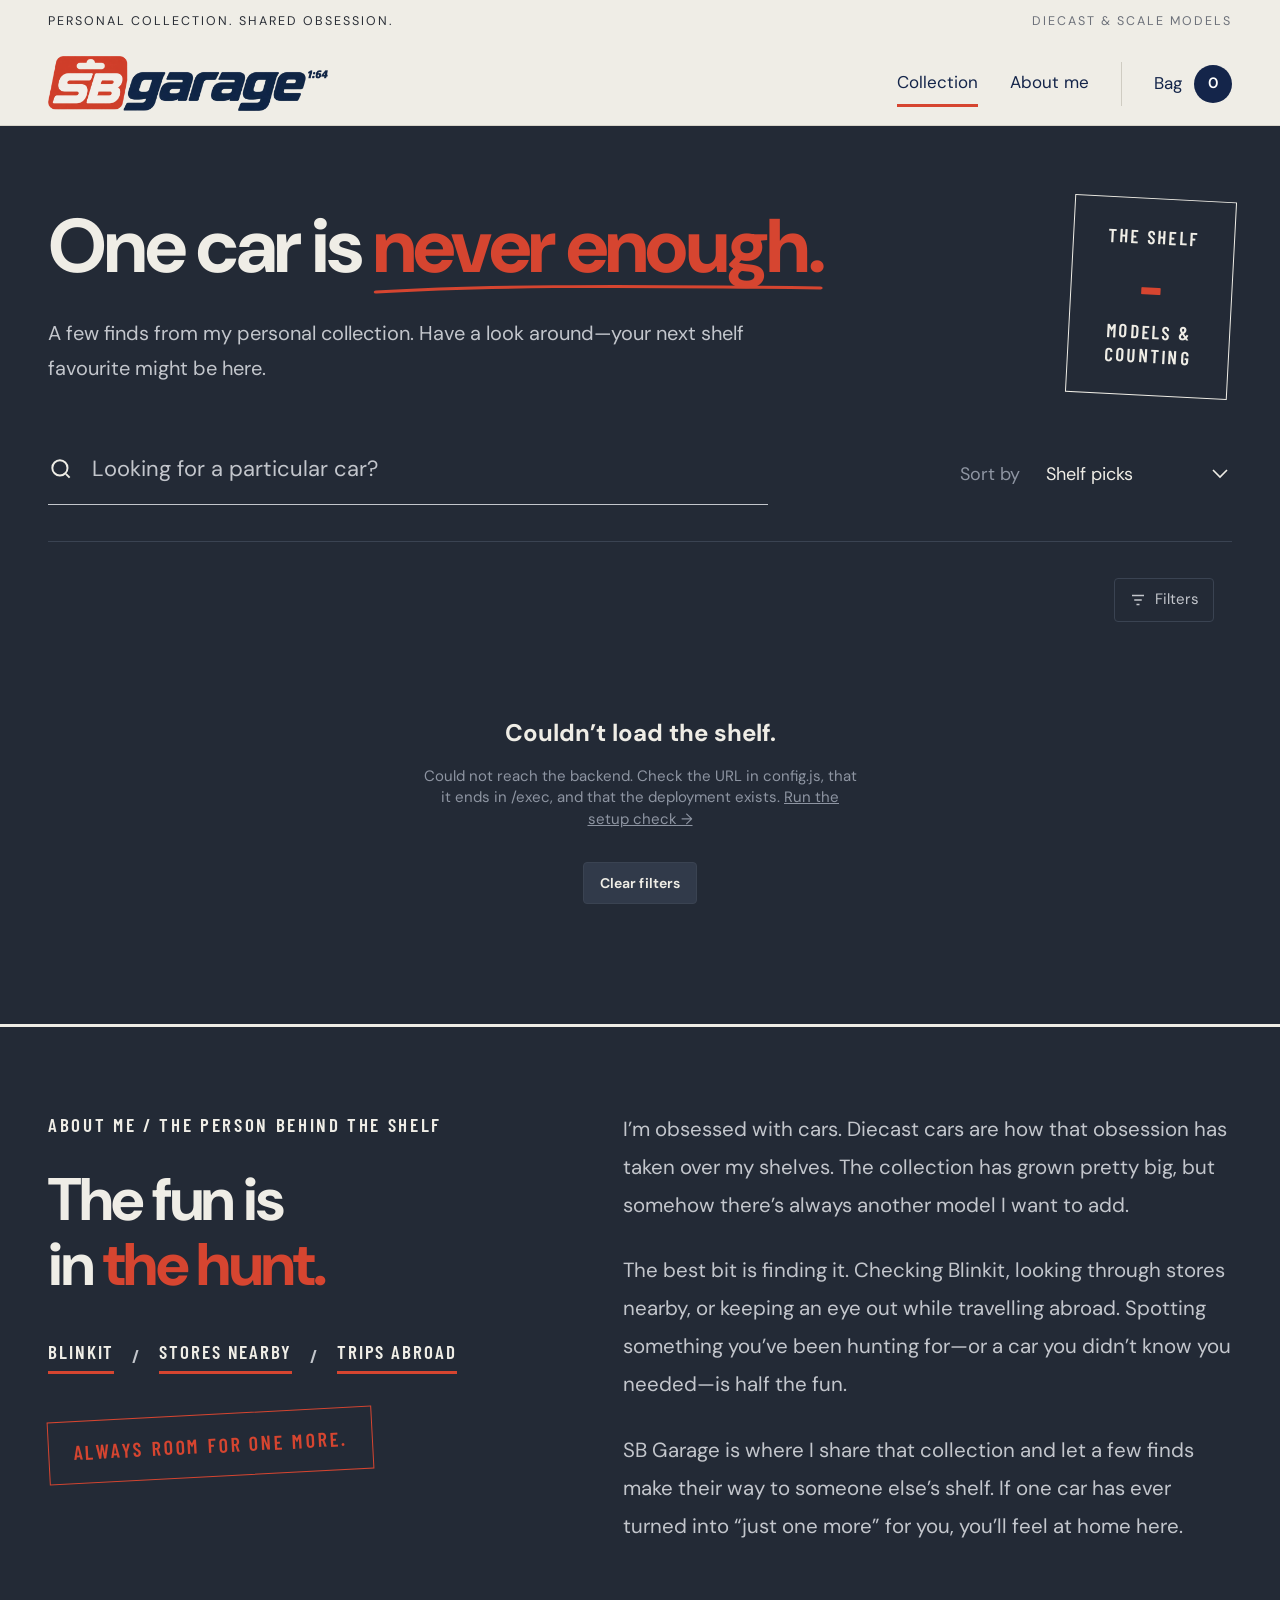
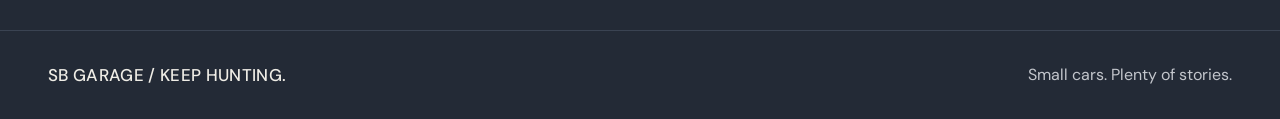
<file: index.html>
<!doctype html>
<html lang="en">
<head>
  <meta charset="utf-8">
  <title>SB's Garage</title>
  <meta http-equiv="refresh" content="0; url=site/">
  <link rel="canonical" href="site/">
  <script>location.replace('site/' + location.search + location.hash);</script>
</head>
<body><a href="site/">SB's Garage →</a></body>
</html>
</file>
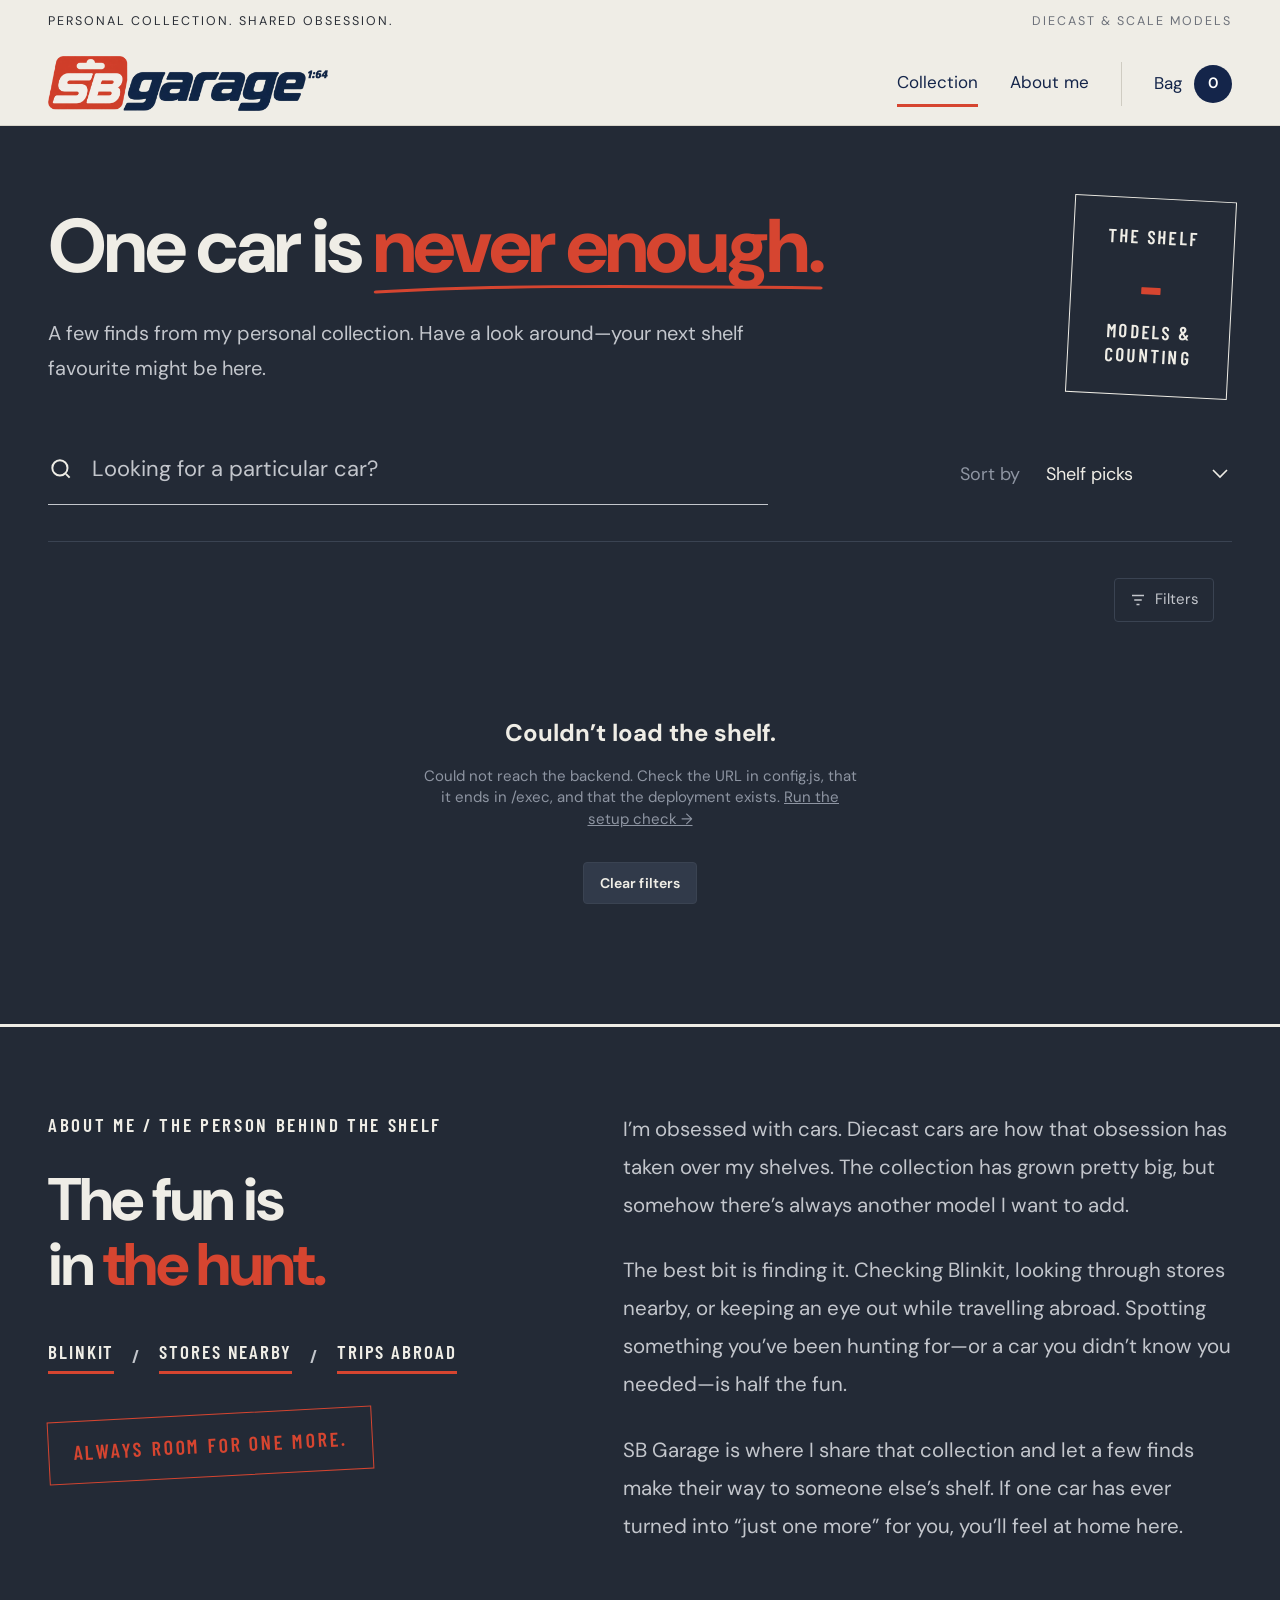
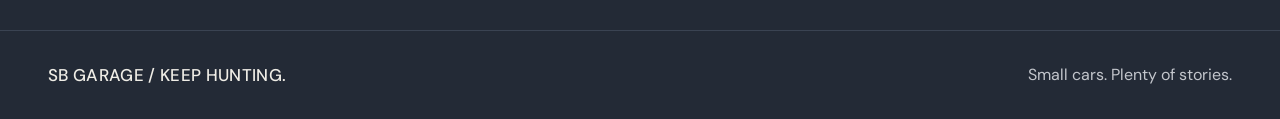
<file: site/index.html>
<!doctype html>
<html lang="en">
<head>
  <meta charset="utf-8">
  <meta name="viewport" content="width=device-width, initial-scale=1, viewport-fit=cover">
  <title>SB's Garage · Diecast Collection</title>
  <meta name="description" content="A few finds from a personal 1:64 collection. Hot Wheels, Mini GT and more: premiums, mainlines and rare finds.">
  <meta name="theme-color" content="#232a36">
  <meta property="og:title" content="SB's Garage · One car is never enough.">
  <meta property="og:description" content="A few finds from my personal collection. Your next shelf favourite might be here.">
  <meta property="og:image" content="img/logo.png">
  <link rel="icon" href="img/favicon.png">
  <link rel="preconnect" href="https://fonts.googleapis.com">
  <link rel="preconnect" href="https://fonts.gstatic.com" crossorigin>
  <link href="https://fonts.googleapis.com/css2?family=DM+Sans:opsz,wght@9..40,400..800&family=Barlow+Condensed:wght@500;600;700&display=swap" rel="stylesheet">
  <link rel="stylesheet" href="css/base.css">
  <link rel="stylesheet" href="css/store.css">
</head>
<body>
  <!-- top strip -->
  <div class="strip">
    <span>Personal collection. Shared obsession.</span>
    <span class="strip-r">Diecast &amp; scale models</span>
  </div>
  <div class="announce" id="announce" hidden></div>

  <!-- header -->
  <header class="top">
    <div class="top-inner">
      <a class="logo" href="./" aria-label="SB's Garage home"><img src="img/logo.png" alt="SB garage 1:64" width="1000" height="196"></a>
      <span class="sr" id="storeName">SB's Garage</span>
      <nav class="nav" aria-label="Main">
        <a href="#collection" class="current">Collection</a>
        <a href="#about">About me</a>
        <span class="nav-sep" aria-hidden="true"></span>
        <button class="bag" id="cartBtn" aria-label="Open bag">Bag <span class="cart-count" id="cartCount">0</span></button>
      </nav>
    </div>
  </header>

  <main>
    <!-- hero -->
    <section class="hero">
      <div class="hero-inner">
        <div class="hero-copy">
          <h1 id="tagline">One car is <span class="red">never enough.<svg class="scribble" viewBox="0 0 300 14" preserveAspectRatio="none" aria-hidden="true"><path d="M2 10 C 70 4, 150 3, 298 6"/></svg></span></h1>
          <p>A few finds from my personal collection. Have a look around—your next shelf favourite might be here.</p>
        </div>
        <div class="stamp" aria-label="Models on the shelf">
          <span class="stamp-k">The shelf</span>
          <span class="stamp-n" id="shelfCount">–</span>
          <span class="stamp-k">Models &amp; <br>counting</span>
        </div>
      </div>
    </section>

    <!-- collection -->
    <section class="collection" id="collection">
      <div class="tools">
        <label class="search">
          <span class="sr">Search cars</span>
          <svg viewBox="0 0 24 24" fill="none" stroke="currentColor" stroke-width="1.8"><circle cx="11" cy="11" r="7"/><path d="M20 20l-3.5-3.5"/></svg>
          <input id="q" type="search" placeholder="Looking for a particular car?" autocomplete="off" enterkeyhint="search">
        </label>
        <label class="sort">
          <span>Sort by</span>
          <select id="sort">
            <option value="picks">Shelf picks</option>
            <option value="new">Newest first</option>
            <option value="priceAsc">Price: low to high</option>
            <option value="priceDesc">Price: high to low</option>
            <option value="name">Name A–Z</option>
          </select>
        </label>
      </div>

      <div class="tabs-row">
        <nav class="tabs" id="quick" aria-label="Quick filters"></nav>
        <button class="more-filters" id="openFilters">
          <svg viewBox="0 0 24 24" fill="none" stroke="currentColor" stroke-width="1.8"><path d="M4 6h16M7 12h10M10 18h4"/></svg>
          Filters <span class="filter-count" id="filterCount" hidden></span>
        </button>
        <span class="result-count" id="resultCount"></span>
      </div>
      <button id="toggleSide" hidden></button>
      <div class="active" id="active"></div>

      <div class="grid" id="grid" aria-live="polite"></div>
      <div class="empty" id="empty" hidden>
        <p class="empty-title">Nothing on the shelf matches that.</p>
        <p class="muted">Try a different search or clear a filter. Looking for something specific? It might be on the shelf but not listed yet—ask on Instagram.</p>
        <button class="btn" id="emptyClear">Clear filters</button>
      </div>
      <div id="sentinel" aria-hidden="true"></div>
    </section>

    <!-- about -->
    <section class="about" id="about">
      <div class="about-inner">
        <div class="about-l">
          <p class="eyebrow">About me / The person behind the shelf</p>
          <h2>The fun is<br>in <span class="red">the hunt.</span></h2>
          <p class="hunt"><span>Blinkit</span> / <span>Stores nearby</span> / <span>Trips abroad</span></p>
          <p class="stamp-line">Always room for one more.</p>
        </div>
        <div class="about-r">
          <p>I’m obsessed with cars. Diecast cars are how that obsession has taken over my shelves. The collection has grown pretty big, but somehow there’s always another model I want to add.</p>
          <p>The best bit is finding it. Checking Blinkit, looking through stores nearby, or keeping an eye out while travelling abroad. Spotting something you’ve been hunting for—or a car you didn’t know you needed—is half the fun.</p>
          <p>SB Garage is where I share that collection and let a few finds make their way to someone else’s shelf. If one car has ever turned into “just one more” for you, you’ll feel at home here.</p>
        </div>
      </div>
    </section>
  </main>

  <!-- footer -->
  <footer class="foot">
    <div class="foot-inner">
      <strong id="footName">SB Garage / Keep hunting.</strong>
      <span class="muted">Small cars. Plenty of stories.</span>
      <a id="igLink" href="#" target="_blank" rel="noopener" hidden>Instagram</a>
    </div>
    <p class="ship-note" id="shipNote"></p>
  </footer>

  <!-- filters drawer -->
  <aside class="filters" id="filters" aria-label="Filters">
    <div class="filters-head">
      <h2>Filters</h2>
      <button class="link" id="clearAll">Clear all</button>
      <button class="icon-btn close-filters" id="closeFilters" aria-label="Close filters">
        <svg viewBox="0 0 24 24" fill="none" stroke="currentColor" stroke-width="2"><path d="M6 6l12 12M18 6L6 18"/></svg>
      </button>
    </div>
    <div class="filters-body">
      <label class="switch"><input type="checkbox" id="inStock"><span class="track"></span> In stock only</label>
      <div class="facet" id="facet-brand"></div>
      <div class="facet" id="facet-tag"></div>
      <div class="facet" id="facet-make"></div>
      <div class="facet" id="facet-cond"></div>
      <div class="facet">
        <h3>Price</h3>
        <div class="price-row">
          <input class="input" id="pmin" type="number" inputmode="numeric" min="0" placeholder="Min ₹">
          <span class="muted">to</span>
          <input class="input" id="pmax" type="number" inputmode="numeric" min="0" placeholder="Max ₹">
        </div>
      </div>
    </div>
    <div class="filters-foot">
      <button class="btn primary block" id="showResults">Show results</button>
    </div>
  </aside>

  <!-- product detail -->
  <dialog class="pdp" id="pdp" aria-label="Car details"><div class="pdp-inner" id="pdpInner"></div></dialog>

  <!-- bag -->
  <div class="scrim" id="scrim" hidden></div>
  <aside class="drawer" id="cart" aria-label="Bag" aria-hidden="true">
    <div class="drawer-head">
      <h2>Your bag</h2>
      <button class="icon-btn" id="closeCart" aria-label="Close bag">
        <svg viewBox="0 0 24 24" fill="none" stroke="currentColor" stroke-width="2"><path d="M6 6l12 12M18 6L6 18"/></svg>
      </button>
    </div>
    <div class="drawer-body" id="cartItems"></div>
    <div class="cart-done" id="cartDone" hidden></div>
    <div class="drawer-foot" id="cartFoot">
      <div class="sum-row"><span>Subtotal</span><strong id="cartTotal">₹0</strong></div>
      <p class="ship" id="cartShip"></p>
      <div class="buyer">
        <input class="input" id="buyerName" placeholder="Your name *" autocomplete="name">
        <input class="input" id="buyerContact" placeholder="Phone or Instagram *" autocomplete="tel">
        <input class="input" id="buyerCity" placeholder="City / pincode" autocomplete="postal-code">
        <input class="input" id="buyerNote" placeholder="Note (optional)">
      </div>
      <button class="btn primary block" id="checkout">Send order request</button>
      <p class="fine muted">No payment now. I'll contact you to confirm availability, shipping and payment.</p>
    </div>
  </aside>

  <div class="toast" id="toast" role="status"></div>

  <script src="config.js"></script>
  <script src="js/common.js"></script>
  <script src="js/store.js"></script>
</body>
</html>
</file>
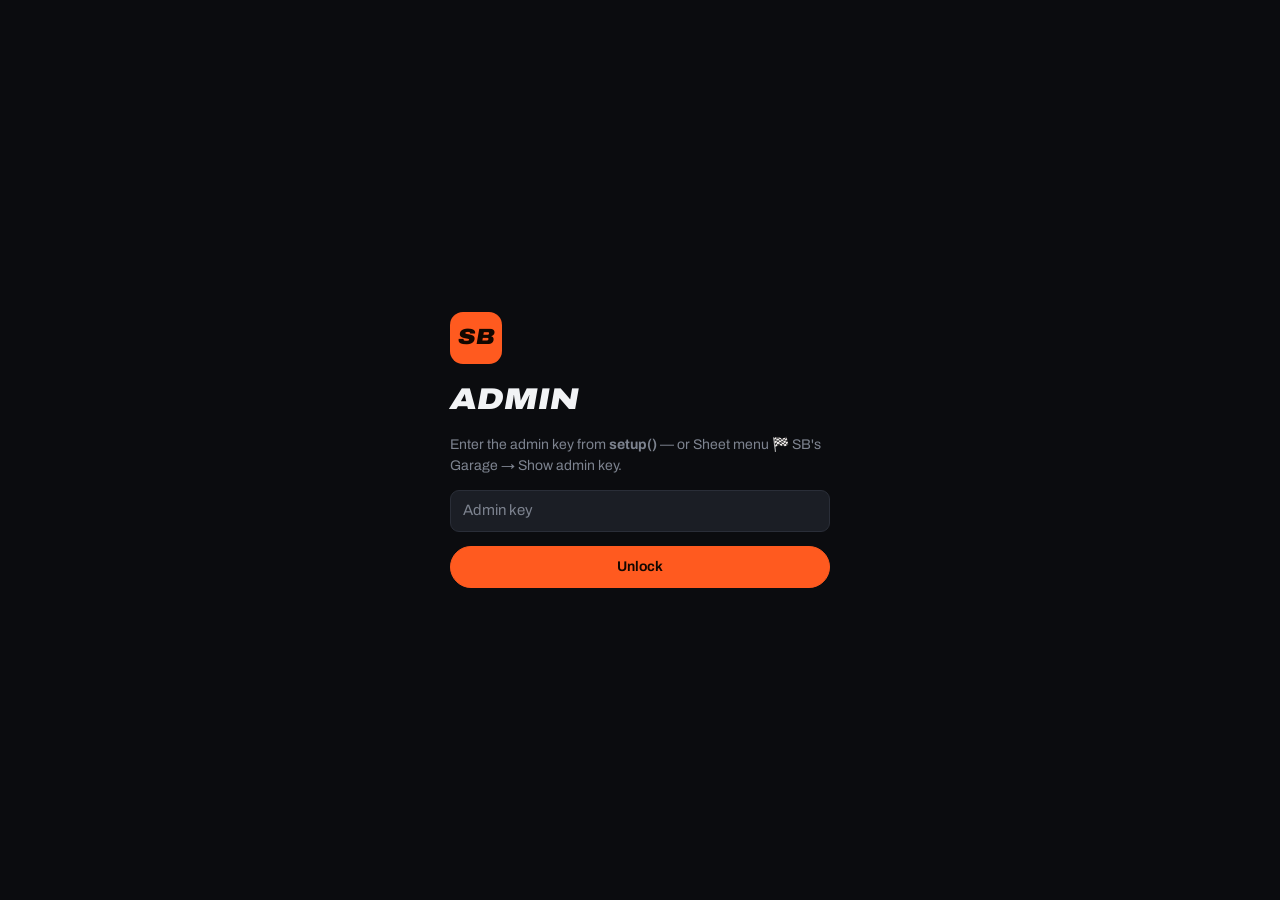
<file: site/admin.html>
<!doctype html>
<html lang="en">
<head>
  <meta charset="utf-8">
  <meta name="viewport" content="width=device-width, initial-scale=1, viewport-fit=cover">
  <title>SB's Garage · Admin</title>
  <meta name="robots" content="noindex, nofollow">
  <meta name="theme-color" content="#0b0c0f">
  <link rel="icon" href="data:image/svg+xml,%3Csvg xmlns='http://www.w3.org/2000/svg' viewBox='0 0 64 64'%3E%3Crect width='64' height='64' rx='14' fill='%23f2f3f5'/%3E%3Ctext x='32' y='42' font-family='Arial Black,Arial' font-weight='900' font-style='italic' font-size='24' text-anchor='middle' fill='%23ff5a1f'%3ESB%3C/text%3E%3C/svg%3E">
  <link rel="preconnect" href="https://fonts.googleapis.com">
  <link rel="preconnect" href="https://fonts.gstatic.com" crossorigin>
  <link href="https://fonts.googleapis.com/css2?family=Archivo:ital,wdth,wght@0,62..125,400..900;1,62..125,400..900&display=swap" rel="stylesheet">
  <link rel="stylesheet" href="css/base.css">
  <link rel="stylesheet" href="css/admin.css">
</head>
<body>
  <!-- login -->
  <section class="login" id="login">
    <form class="login-card" id="loginForm">
      <div class="logo-mark">SB</div>
      <h1>Admin</h1>
      <p class="muted">Enter the admin key from <b>setup()</b> — or Sheet menu 🏁 SB's Garage → Show admin key.</p>
      <input class="input" id="keyInput" type="password" placeholder="Admin key" autocomplete="current-password" required>
      <button class="btn primary block" id="loginBtn">Unlock</button>
      <p class="err" id="loginErr" hidden></p>
    </form>
  </section>

  <div class="app" id="app" hidden>
    <header class="a-top">
      <div class="a-brand"><span class="logo-mark sm">SB</span><span id="aStore">Admin</span></div>
      <nav class="tabs" id="tabs">
        <button data-tab="add" aria-selected="true"><svg viewBox="0 0 24 24" fill="none" stroke="currentColor" stroke-width="2"><path d="M12 5v14M5 12h14"/></svg><span>Add</span></button>
        <button data-tab="stock"><svg viewBox="0 0 24 24" fill="none" stroke="currentColor" stroke-width="2"><rect x="3" y="4" width="18" height="16" rx="2"/><path d="M3 10h18M9 4v16"/></svg><span>Stock</span><i class="dot" id="stockDot" hidden></i></button>
        <button data-tab="sales"><svg viewBox="0 0 24 24" fill="none" stroke="currentColor" stroke-width="2"><path d="M7 4h10M7 9h10M10 14l6 6M7 14h3a5 5 0 0 0 0-10"/></svg><span>Sales</span></button>
        <button data-tab="enq"><svg viewBox="0 0 24 24" fill="none" stroke="currentColor" stroke-width="2"><path d="M21 12a8.5 8.5 0 0 1-12.6 7.4L3 21l1.6-5.2A8.5 8.5 0 1 1 21 12z"/></svg><span>Enquiries</span><i class="dot" id="enqDot" hidden></i></button>
        <button data-tab="stats"><svg viewBox="0 0 24 24" fill="none" stroke="currentColor" stroke-width="2"><path d="M4 20V10M10 20V4M16 20v-7M22 20H2"/></svg><span>Stats</span></button>
      </nav>
      <div class="a-actions">
        <a class="btn small ghost" href="./" target="_blank" rel="noopener">View store ↗</a>
        <button class="icon-btn" id="reload" aria-label="Reload data"><svg viewBox="0 0 24 24" fill="none" stroke="currentColor" stroke-width="2"><path d="M20 11a8 8 0 1 0-2.3 5.7M20 4v7h-7"/></svg></button>
      </div>
    </header>

    <main class="a-main">
      <!-- ADD / EDIT -->
      <section class="panel" data-panel="add">
        <div class="panel-head">
          <h2 id="formTitle">Add a car</h2>
          <div class="seg" id="addMode" role="group" aria-label="Add mode">
            <button type="button" data-mode="one" aria-pressed="true">One car</button>
            <button type="button" data-mode="bulk" aria-pressed="false">Bulk upload</button>
          </div>
          <button class="btn small" id="cancelEdit" hidden>Cancel edit</button>
        </div>

        <!-- BULK -->
        <div class="bulk" id="bulkBox" hidden>
          <label class="drop bulk-drop" id="bulkDrop">
            <input type="file" id="bulkInput" accept="image/*" multiple hidden>
            <span class="drop-empty">
              <svg viewBox="0 0 24 24" fill="none" stroke="currentColor" stroke-width="1.6"><rect x="3" y="6" width="14" height="14" rx="2"/><path d="M7 3h12a2 2 0 0 1 2 2v12"/><path d="M3 16l4-4 3 3 3-3 4 4"/></svg>
              <b>Select photos — as many as you like</b><span>Or drag photos here. Each car becomes a draft row in your sheet. Add price & qty later.</span>
            </span>
          </label>
          <div class="bulk-pick">
            <button type="button" class="btn small" id="bulkMore" hidden>+ Add more photos</button>
            <label class="btn small ghost folder-pick">Pick a whole folder<input type="file" id="bulkFolder" accept="image/*" webkitdirectory directory multiple hidden></label>
            <span class="muted small" id="bulkCount"></span>
          </div>
          <div class="bulk-opts" id="bulkOpts" hidden>
            <label class="field">Photos per car
              <select class="select input" id="bulkPer"><option value="1">1 photo = 1 car</option><option value="2">2 photos = 1 car (front + back)</option><option value="3">3 photos = 1 car</option></select>
            </label>
            <label class="field">Brand <span class="hint">if all the same</span><input class="input" id="bulkBrand" list="dlBrands" placeholder="Leave blank if mixed"></label>
            <label class="field">Series <span class="hint">optional</span><input class="input" id="bulkSeries" list="dlSeries"></label>
            <label class="field">Condition<select class="select input" id="bulkCond"></select></label>
            <label class="field">Qty each<input class="input" id="bulkQty" type="number" inputmode="numeric" min="0" value="1"></label>
            <label class="field">Price each ₹ <span class="hint">blank = draft</span><input class="input" id="bulkPrice" type="number" inputmode="numeric" min="0" placeholder="e.g. 199 for all mainlines"></label>
            <div class="field span3">Tags for all <span class="hint">optional</span><div class="tag-picker" id="bulkTags"></div></div>
            <label class="check span3" id="bulkAiRow"><input type="checkbox" id="bulkAi" checked> <span>✨ <b>Identify each car with AI</b> — reads the card: name, car maker, series, year, colour, TH / STH</span></label>
            <p class="muted small span3" id="bulkAiOff" hidden>AI identify is off. Add a free <b>GEMINI_API_KEY</b> (from aistudio.google.com) in Apps Script → Project Settings → Script properties to turn it on. Without it, rows get the photo + your defaults (and the file name as the car name, if it isn't IMG_1234).</p>
          </div>
          <div class="bulk-grid" id="bulkGrid"></div>
          <div class="bulk-bar" id="bulkBar" hidden>
            <span id="bulkSummary" class="muted"></span>
            <button type="button" class="btn ghost small" id="bulkClear">Clear</button>
            <button type="button" class="btn primary" id="bulkStart">Upload</button>
          </div>
        </div>

        <form id="itemForm" class="item-form" autocomplete="off">
          <div class="photo-col">
            <label class="drop" id="drop">
              <input type="file" id="photoInput" accept="image/*" hidden>
              <img id="photoPreview" alt="" hidden>
              <span class="drop-empty" id="dropEmpty">
                <svg viewBox="0 0 24 24" fill="none" stroke="currentColor" stroke-width="1.6"><path d="M4 8h3l2-3h6l2 3h3v11H4z"/><circle cx="12" cy="13" r="3.5"/></svg>
                <b>Tap to add your photo</b><span>Camera or gallery · auto-compressed</span>
              </span>
            </label>
            <button type="button" class="btn small block ai-fill" id="aiFill" hidden>✨ Fill details from photo</button>
            <div class="cur-photos" id="curPhotos" hidden></div>
            <div class="web-box" hidden>
              <div class="web-head">
                <b>Web photos</b>
                <button type="button" class="btn small" id="findPhotos">Find photos</button>
              </div>
              <label class="check"><input type="checkbox" id="autoWeb"> Auto-add top 3 if I don't pick</label>
              <div class="web-grid" id="webGrid"></div>
              <p class="muted small" id="webNote"></p>
            </div>
          </div>

          <div class="fields">
            <label class="field span2">Car name *<input class="input" name="name" required placeholder="e.g. Nissan Skyline GT-R (R34)"></label>
            <label class="field">Brand *<input class="input" name="brand" list="dlBrands" required placeholder="Hot Wheels"></label>
            <label class="field">Car maker<input class="input" name="make" list="dlMakes" placeholder="Nissan"></label>
            <label class="field">Series<input class="input" name="series" list="dlSeries" placeholder="HW J-Imports / Car Culture…"></label>
            <label class="field">Year<input class="input" name="year" inputmode="numeric" placeholder="2024"></label>
            <label class="field">Colour<input class="input" name="color" placeholder="Spectraflame blue"></label>
            <label class="field">Model no. <span class="hint">number on the card</span><input class="input" name="modelNo" placeholder="72/250 or HRV11"></label>
            <label class="field">Condition<select class="select input" name="condition" id="condSel"></select></label>
            <div class="field span2">Tags
              <div class="tag-picker" id="tagPicker"></div>
              <div class="tag-add"><input class="input" id="tagCustom" placeholder="Custom tag (e.g. Boulevard)"><button type="button" class="btn small" id="tagAddBtn">Add</button></div>
            </div>
            <label class="field">Price ₹ *<input class="input" name="price" type="number" inputmode="numeric" min="0" required></label>
            <label class="field">Qty *<input class="input" name="qty" type="number" inputmode="numeric" min="0" value="1" required></label>
            <label class="field">Compare-at ₹ <span class="hint">shows a strikethrough</span><input class="input" name="compareAt" type="number" inputmode="numeric" min="0"></label>
            <label class="field">Your cost ₹ <span class="hint">private · for profit</span><input class="input" name="cost" type="number" inputmode="numeric" min="0"></label>
            <label class="field span2">Notes <span class="hint">shown on the product page</span><textarea class="input" name="notes" rows="2" placeholder="Card condition, blister, anything a collector should know"></textarea></label>
            <label class="check span2"><input type="checkbox" name="hidden"> Hide from store</label>
            <button class="btn primary block span2 save" id="saveBtn">Save car</button>
          </div>
        </form>
      </section>

      <!-- STOCK -->
      <section class="panel" data-panel="stock" hidden>
        <div class="panel-head">
          <h2>Stock</h2>
          <span class="muted" id="stockSummary"></span>
          <button class="btn small" id="pasteBtn">Paste details</button>
        </div>
        <div class="filters-row">
          <input class="input" id="stockQ" type="search" placeholder="Search name, ID, brand, maker, tag…">
          <select class="select input" id="stockF">
            <option value="all">All</option><option value="in">In stock</option><option value="out">Sold out</option><option value="drafts">Drafts (need price)</option><option value="hidden">Hidden</option><option value="nophoto">No photo</option>
          </select>
        </div>
        <div class="stock-list" id="stockList"></div>
        <div class="draft-bar" id="draftBar" hidden>
          <span id="draftBarText"></span>
          <button class="btn ghost small" id="draftDiscard">Discard</button>
          <button class="btn primary" id="draftSaveAll">Save all</button>
        </div>
      </section>

      <!-- SALES -->
      <section class="panel" data-panel="sales" hidden>
        <div class="panel-head">
          <h2>Sales</h2>
          <button class="btn primary small" id="newSale">+ Record sale</button>
        </div>
        <div class="filters-row">
          <select class="select input" id="salesMonth"></select>
          <select class="select input" id="salesTag"></select>
          <select class="select input" id="salesChannel"></select>
        </div>
        <div class="kpis small" id="salesKpis"></div>
        <div class="orders" id="ordersList"></div>
      </section>

      <!-- ENQUIRIES -->
      <section class="panel" data-panel="enq" hidden>
        <div class="panel-head">
          <h2>Enquiries</h2>
          <select class="select input auto" id="enqF"><option value="New">New</option><option value="Converted">Converted</option><option value="Lost">Lost</option><option value="all">All</option></select>
        </div>
        <p class="muted small">Every order request from the site lands here with the buyer's phone or Instagram and a Ref (ENQ-0007). Contact them, agree price and shipping, then convert it to a sale in one tap.</p>
        <div class="enq-list" id="enqList"></div>
      </section>

      <!-- STATS -->
      <section class="panel" data-panel="stats" hidden>
        <div class="panel-head">
          <h2>Stats</h2>
          <select class="select input auto" id="statsRange">
            <option value="all">All time</option><option value="month">This month</option><option value="30">Last 30 days</option><option value="90">Last 90 days</option><option value="year">This year</option>
          </select>
        </div>
        <div class="kpis" id="kpis"></div>
        <div class="breakdowns" id="breakdowns"></div>
      </section>
    </main>
  </div>

  <!-- record sale -->
  <dialog class="sheet" id="saleDlg">
    <form class="sheet-inner" id="saleForm" method="dialog" autocomplete="off">
      <div class="sheet-head">
        <h2 id="saleTitle">Record a sale</h2>
        <button type="button" class="icon-btn" data-close aria-label="Close"><svg viewBox="0 0 24 24" fill="none" stroke="currentColor" stroke-width="2"><path d="M6 6l12 12M18 6L6 18"/></svg></button>
      </div>
      <div class="sheet-body">
        <div class="lines" id="saleLines"></div>
        <div class="add-line">
          <input class="input" id="linePick" list="dlItems" placeholder="+ Add car: type name or ID">
        </div>
        <div class="sale-total"><span>Order total</span><strong id="saleTotal">₹0</strong></div>
        <div class="grid2">
          <label class="field">Buyer<input class="input" name="buyer" list="dlBuyers" placeholder="Name / @handle"></label>
          <label class="field">Contact<input class="input" name="contact" placeholder="Phone / Instagram"></label>
          <label class="field">City<input class="input" name="city"></label>
          <label class="field">Date<input class="input" name="date" type="date"></label>
          <label class="field">Channel<select class="select input" name="channel" id="chanSel"></select></label>
          <label class="field">Payment<select class="select input" name="payment" id="paySel"></select></label>
          <label class="field span2">Revenue tag <span class="hint">campaign / drop / source — e.g. “Diwali drop”, “IG live 12 Nov”</span><input class="input" name="tag" list="dlTags"></label>
          <label class="field span2">Notes<input class="input" name="notes" placeholder="Shipping, tracking no., anything"></label>
        </div>
      </div>
      <div class="sheet-foot">
        <button type="submit" class="btn primary block" id="saleSave" value="save">Save sale & reduce stock</button>
      </div>
    </form>
  </dialog>

  <!-- photo zoom -->
  <dialog class="zoom" id="zoomDlg"><img id="zoomImg" alt=""><button class="icon-btn" data-close aria-label="Close">×</button></dialog>

  <!-- paste details -->
  <dialog class="sheet" id="pasteDlg">
    <form class="sheet-inner" id="pasteForm" method="dialog">
      <div class="sheet-head">
        <h2>Paste car details</h2>
        <button type="button" class="icon-btn" data-close aria-label="Close"><svg viewBox="0 0 24 24" fill="none" stroke="currentColor" stroke-width="2"><path d="M6 6l12 12M18 6L6 18"/></svg></button>
      </div>
      <div class="sheet-body">
        <p class="muted small" style="margin:0">One car per line, columns separated by <b>|</b> or tabs (you can paste straight from a sheet). Leave a column empty to keep what's there.<br><code>ID | Name | Brand | Maker | Series | Year | Colour | Condition | Tags | Price | Qty | Model no.</code></p>
        <textarea class="input" id="pasteText" rows="10" placeholder="DC-0004 | Mercedes-AMG G 63 | Mini GT | Mercedes-AMG | | | Dark Blue Metallic | Boxed | Premium | 1499 | 1"></textarea>
        <p class="small" id="pastePreview"></p>
      </div>
      <div class="sheet-foot"><button type="submit" class="btn primary block" id="pasteApply">Update cars</button></div>
    </form>
  </dialog>

  <datalist id="dlBrands"></datalist><datalist id="dlMakes"></datalist><datalist id="dlSeries"></datalist>
  <datalist id="dlItems"></datalist><datalist id="dlBuyers"></datalist><datalist id="dlTags"></datalist>
  <div class="toast" id="toast" role="status"></div>

  <script src="config.js"></script>
  <script src="js/common.js"></script>
  <script src="js/admin.js"></script>
</body>
</html>
</file>
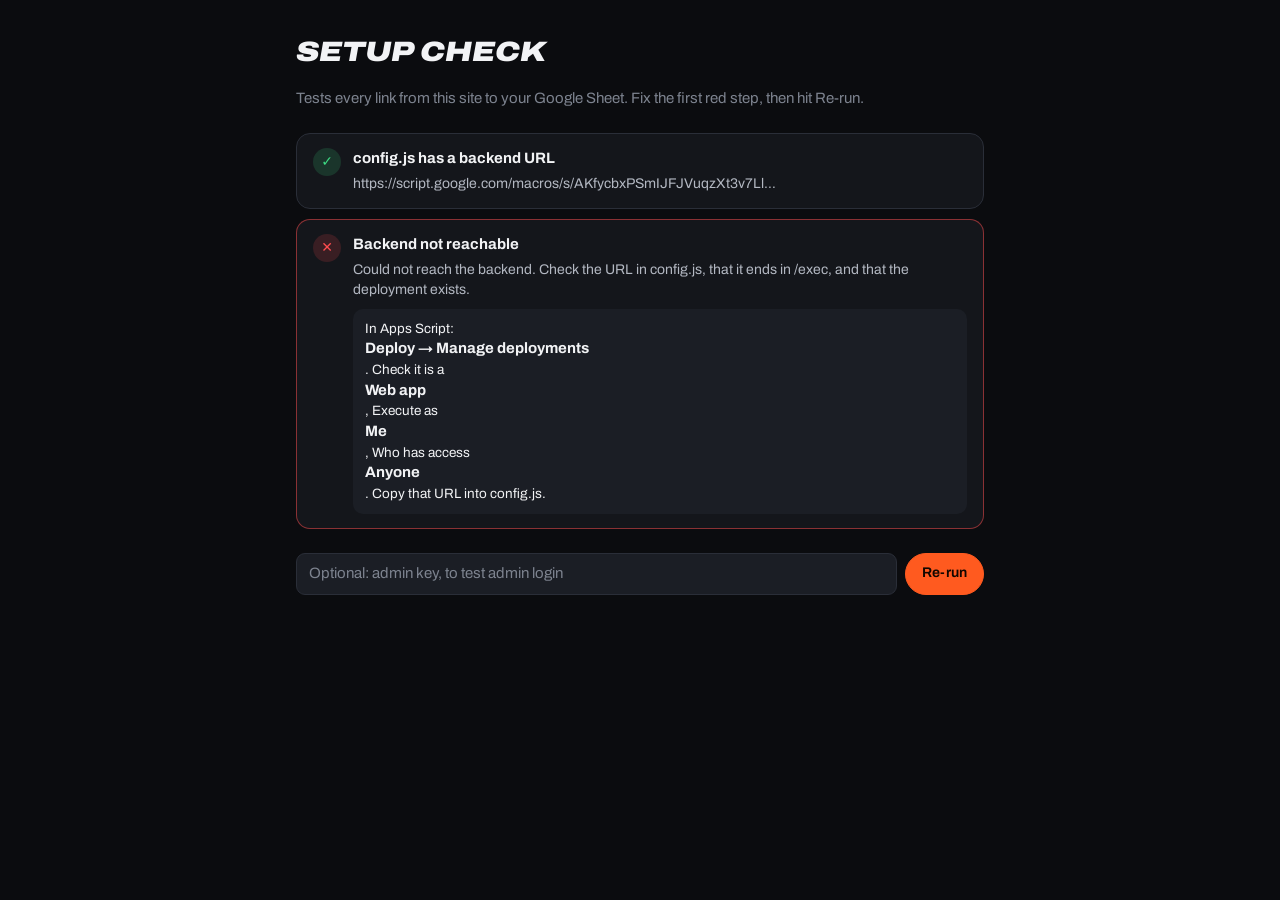
<file: site/check.html>
<!doctype html>
<html lang="en">
<head>
  <meta charset="utf-8">
  <meta name="viewport" content="width=device-width, initial-scale=1">
  <title>SB's Garage · Setup Check</title>
  <meta name="robots" content="noindex, nofollow">
  <link rel="preconnect" href="https://fonts.googleapis.com">
  <link rel="preconnect" href="https://fonts.gstatic.com" crossorigin>
  <link href="https://fonts.googleapis.com/css2?family=Archivo:ital,wdth,wght@0,62..125,400..900;1,62..125,400..900&display=swap" rel="stylesheet">
  <link rel="stylesheet" href="css/base.css">
  <style>
    main { max-width: 720px; margin: 0 auto; padding: 32px 16px 60px; }
    h1 { font-size: 28px; font-weight: 900; font-style: italic; font-stretch: 118%; text-transform: uppercase; margin: 0 0 6px; }
    .steps { list-style: none; padding: 0; margin: 24px 0; display: grid; gap: 10px; }
    .step { display: grid; grid-template-columns: 28px 1fr; gap: 12px; padding: 14px 16px; border-radius: var(--radius); background: var(--surface); border: 1px solid var(--line); }
    .step .ic { width: 28px; height: 28px; border-radius: 50%; display: grid; place-items: center; font-weight: 900; font-size: 14px; background: var(--surface-3); color: var(--ink-3); }
    .step.ok .ic { background: rgba(61, 220, 132, .16); color: var(--good); }
    .step.bad { border-color: rgba(255, 77, 79, .5); }
    .step.bad .ic { background: rgba(255, 77, 79, .16); color: var(--danger); }
    .step.warn .ic { background: rgba(255, 176, 32, .16); color: var(--warn); }
    .step b { display: block; font-size: 15px; }
    .step p { margin: 4px 0 0; color: var(--ink-2); font-size: 14px; }
    .step .fix { margin-top: 8px; padding: 10px 12px; border-radius: 10px; background: var(--surface-2); font-size: 13.5px; color: var(--ink); }
    .step .fix ol { margin: 4px 0 0; padding-left: 18px; }
    code { background: var(--surface-3); padding: 1px 6px; border-radius: 5px; font-size: 12.5px; word-break: break-all; }
    .row { display: flex; gap: 8px; margin-top: 8px; }
    .row .input { flex: 1; }
  </style>
</head>
<body>
  <main>
    <h1>Setup check</h1>
    <p class="muted">Tests every link from this site to your Google Sheet. Fix the first red step, then hit Re-run.</p>
    <ol class="steps" id="steps"></ol>
    <div class="row"><input class="input" id="key" type="password" placeholder="Optional: admin key, to test admin login"><button class="btn primary" id="run">Re-run</button></div>
  </main>

  <script src="config.js"></script>
  <script src="js/common.js"></script>
  <script>
  (() => {
    const G = window.G64, esc = G.esc, $ = s => document.querySelector(s);
    const SHEET_STEPS = '<ol><li>Open your Google Sheet → <b>Extensions → Apps Script</b>.</li><li>Paste the latest <code>backend/Code.gs</code> from GitHub over everything, Save.</li><li>Pick <b>setup</b> in the function dropdown → <b>Run</b> → allow permissions (Advanced → Go to project).</li><li><b>Deploy → Manage deployments → ✏️ Edit → Version: New version → Deploy</b>. The URL stays the same.</li></ol>';
    const add = (state, title, detail, fix) => {
      $('#steps').insertAdjacentHTML('beforeend', `<li class="step ${state}"><span class="ic">${state === 'ok' ? '✓' : state === 'bad' ? '✕' : '!'}</span><div><b>${title}</b>${detail ? `<p>${detail}</p>` : ''}${fix ? `<div class="fix">${fix}</div>` : ''}</div></li>`);
    };
    async function run() {
      $('#steps').innerHTML = '';
      const url = G.cfg.API_URL;
      // 1. config
      if (!url) return add('bad', 'No backend URL in config.js', 'The store is in demo mode.', 'Edit <code>site/config.js</code> on GitHub and paste your Web App URL (ends in <code>/exec</code>).');
      if (!/^https:\/\/script\.google\.com\/macros\/s\/[\w-]+\/exec$/.test(url)) add('warn', 'Backend URL looks unusual', esc(url), 'It should look like <code>https://script.google.com/macros/s/…/exec</code> — not <code>/dev</code>, not the editor link.');
      else add('ok', 'config.js has a backend URL', esc(url.slice(0, 60)) + '…');
      // 2. ping
      let d;
      try { d = await G.getJson(url + '?action=ping'); }
      catch (e) { return add('bad', 'Backend not reachable', esc(e.message), 'In Apps Script: <b>Deploy → Manage deployments</b>. Check it is a <b>Web app</b>, Execute as <b>Me</b>, Who has access <b>Anyone</b>. Copy that URL into config.js.'); }
      add('ok', 'Backend responds');
      // 3. version
      if (!d.version || d.version < 3) add('bad', 'Backend code is old', 'The deployed script is an earlier Code.gs.', SHEET_STEPS);
      // 4. sheet
      if (!d.ok) return add('bad', 'Backend can\'t open the sheet', esc(d.error || ''), SHEET_STEPS);
      add('ok', 'Linked to sheet: ' + esc(d.sheetName || ''), 'Tabs: ' + esc((d.tabs || []).join(', ')));
      if (!d.setupDone) return add('bad', 'setup hasn\'t been run', d.missingTabs && d.missingTabs.length ? 'Missing tabs: ' + esc(d.missingTabs.join(', ')) : 'No admin key yet.', SHEET_STEPS);
      add('ok', 'Sheet tabs + admin key are set up');
      // 5. settings
      const s = d.settings || {};
      add('ok', 'Store name: ' + esc(s.storeName || '—'), s.instagram ? 'Instagram: @' + esc(String(s.instagram).replace(/^@/, '')) : 'No Instagram set (optional, Settings tab).');
      // 6. catalog
      try {
        const c = await G.getCatalog(true);
        if (!c.items.length) add('warn', 'Store is empty', `${d.rows || 0} row(s) in Inventory, ${d.drafts || 0} draft(s). A car shows once it has a <b>Name</b> and a <b>Price</b> and Hide is unticked.`, 'Add a car in <a href="admin.html">admin</a>, or type a row in the Inventory sheet (Name, Brand, Price, Qty).');
        else add('ok', `Store is live with ${c.items.length} car(s)`, d.drafts ? `${d.drafts} draft(s) still need a name or price.` : '');
      } catch (e) { add('bad', 'Catalog failed', esc(e.message)); }
      // 7. AI
      if (!d.aiProvider) add('warn', 'AI photo reading is off', 'Bulk upload still works; you type names yourself.', 'Get a free key at <b>aistudio.google.com</b> → Apps Script → Project Settings → Script properties → <code>GEMINI_API_KEY</code>.');
      else add('ok', 'AI photo reading: ' + esc(d.aiProvider));
      if (!d.photoFolder) add('warn', 'Drive photo folder not created yet', 'It is created on the first upload or by running setup.');
      // 8. admin key
      const key = $('#key').value.trim();
      if (key) {
        try { await G.post('login', { key }); add('ok', 'Admin key works'); }
        catch (e) { add('bad', 'Admin key rejected', esc(e.message), 'Your sheet’s <b>Admin</b> tab has the key. Or Apps Script → Project Settings → Script properties → <code>ADMIN_KEY</code>.'); }
      }
    }
    $('#run').addEventListener('click', run);
    run();
  })();
  </script>
</body>
</html>
</file>
<file: site/css/base.css>
/* SB's Garage — tokens + shared components */
:root {
  --bg: #0b0c0f;
  --surface: #14161b;
  --surface-2: #1b1e25;
  --surface-3: #242832;
  --line: #2a2e38;
  --ink: #f2f3f5;
  --ink-2: #b3b8c2;
  --ink-3: #7d838f;
  --accent: #ff5a1f;
  --accent-2: #ff7a45;
  --accent-ink: #120700;
  --gold: #f5c542;
  --good: #3ddc84;
  --warn: #ffb020;
  --danger: #ff4d4f;
  --wa: #25d366;
  --radius: 14px;
  --radius-sm: 9px;
  --shadow: 0 10px 30px rgba(0, 0, 0, .35);
  --font: 'Archivo', system-ui, -apple-system, 'Segoe UI', Roboto, sans-serif;
  color-scheme: dark;
}

*, *::before, *::after { box-sizing: border-box; }
html { -webkit-text-size-adjust: 100%; }
body {
  margin: 0;
  background: var(--bg);
  color: var(--ink);
  font: 400 15px/1.45 var(--font);
  -webkit-font-smoothing: antialiased;
}
img { max-width: 100%; display: block; }
button, input, select, textarea { font: inherit; color: inherit; }
button { cursor: pointer; }
a { color: inherit; }
[hidden] { display: none !important; }
:focus-visible { outline: 2px solid var(--accent); outline-offset: 2px; }

/* ── buttons ── */
.btn {
  display: inline-flex; align-items: center; justify-content: center; gap: 8px;
  min-height: 42px; padding: 0 16px;
  border: 1px solid var(--line); border-radius: 999px;
  background: var(--surface-2); color: var(--ink);
  font-weight: 650; font-size: 14px; letter-spacing: .01em;
  transition: background .15s, border-color .15s, transform .08s;
  white-space: nowrap;
}
.btn:hover { background: var(--surface-3); }
.btn:active { transform: scale(.98); }
.btn:disabled { opacity: .45; cursor: not-allowed; transform: none; }
.btn.primary { background: var(--accent); border-color: var(--accent); color: var(--accent-ink); }
.btn.primary:hover { background: var(--accent-2); }
.btn.wa { background: var(--wa); border-color: var(--wa); color: #04210f; }
.btn.ghost { background: transparent; }
.btn.small { min-height: 34px; padding: 0 12px; font-size: 13px; }
.btn.block { width: 100%; }
.btn svg { width: 18px; height: 18px; flex: none; }
.icon-btn {
  display: inline-grid; place-items: center; width: 40px; height: 40px;
  border: 1px solid var(--line); border-radius: 50%; background: var(--surface-2); color: var(--ink);
}
.icon-btn svg { width: 20px; height: 20px; }
.link { background: none; border: 0; padding: 0; color: var(--accent); font-weight: 600; font-size: 13px; }

/* ── inputs ── */
.input, .select, textarea.input {
  width: 100%; min-height: 42px; padding: 9px 12px;
  background: var(--surface-2); border: 1px solid var(--line); border-radius: var(--radius-sm);
  color: var(--ink); outline: none;
}
.input:focus, .select:focus { border-color: var(--accent); }
.input::placeholder { color: var(--ink-3); }
.select { appearance: none; padding-right: 34px;
  background-image: url("data:image/svg+xml,%3Csvg xmlns='http://www.w3.org/2000/svg' width='12' height='8'%3E%3Cpath d='M1 1l5 5 5-5' stroke='%23b3b8c2' stroke-width='1.8' fill='none'/%3E%3C/svg%3E");
  background-repeat: no-repeat; background-position: right 12px center; }
.field { display: grid; gap: 6px; font-size: 12px; font-weight: 600; color: var(--ink-2); text-transform: uppercase; letter-spacing: .06em; }
.field > span.hint { text-transform: none; letter-spacing: 0; font-weight: 400; color: var(--ink-3); }

/* ── chips ── */
.chip {
  display: inline-flex; align-items: center; gap: 6px; min-height: 34px; padding: 0 13px;
  border: 1px solid var(--line); border-radius: 999px; background: var(--surface);
  color: var(--ink-2); font-size: 13px; font-weight: 600; white-space: nowrap;
}
.chip:hover { color: var(--ink); border-color: var(--ink-3); }
.chip[aria-pressed="true"] { background: var(--ink); color: var(--bg); border-color: var(--ink); }
.chip .count { font-weight: 500; opacity: .6; font-size: 12px; }

/* ── badges (tags) ── */
.badge {
  display: inline-flex; align-items: center; height: 21px; padding: 0 7px;
  border-radius: 6px; font-size: 10.5px; font-weight: 800; letter-spacing: .05em; text-transform: uppercase;
  background: rgba(20, 22, 27, .85); color: var(--ink); border: 1px solid rgba(255, 255, 255, .14);
  backdrop-filter: blur(6px);
}
.b-sth { background: linear-gradient(135deg, #ffe27a, #d9a414); color: #2a1d00; border-color: #ffe9a3; box-shadow: 0 0 14px rgba(245, 197, 66, .45); }
.b-rlc { background: #c8102e; color: #fff; border-color: #ff5a6e; }
.b-th { background: linear-gradient(135deg, #f4f5f7, #a9adb5); color: #15171b; border-color: #fff; }
.b-chase { background: #111; color: #9ff27a; border-color: #9ff27a; }
.b-rare { background: #ff3b3b; color: #fff; border-color: #ff8a8a; }
.b-tt { background: #1f6feb; color: #fff; border-color: #6aa3ff; }
.b-prem { background: #6d4aff; color: #fff; border-color: #a891ff; }
.b-silver { background: linear-gradient(135deg, #e6e8ec, #8d939d); color: #15171b; border-color: #f2f3f5; }
.b-set { background: #d64530; color: #fff; border-color: #ff8a7a; }
.b-5pk { background: #0fb5a4; color: #031b18; border-color: #63e6d8; }
.b-main { background: rgba(20, 22, 27, .85); color: var(--ink-2); }

/* ── dialog / drawer / toast ── */
dialog { padding: 0; border: 0; color: var(--ink); background: transparent; max-width: none; max-height: none; }
dialog::backdrop { background: rgba(5, 6, 8, .72); backdrop-filter: blur(3px); }
.toast {
  position: fixed; left: 50%; bottom: calc(18px + env(safe-area-inset-bottom)); z-index: 90;
  transform: translate(-50%, 30px); opacity: 0; pointer-events: none;
  padding: 11px 18px; border-radius: 999px; background: var(--ink); color: var(--bg);
  font-weight: 650; font-size: 14px; box-shadow: var(--shadow); transition: .25s; max-width: calc(100vw - 32px); text-align: center;
}
.toast.show { transform: translate(-50%, 0); opacity: 1; }
.toast.err { background: var(--danger); color: #fff; }

.muted { color: var(--ink-3); }
.sr { position: absolute; width: 1px; height: 1px; overflow: hidden; clip: rect(0 0 0 0); white-space: nowrap; }

@keyframes shimmer { 0% { background-position: -400px 0; } 100% { background-position: 400px 0; } }
.skeleton { background: linear-gradient(90deg, var(--surface) 0, var(--surface-2) 50%, var(--surface) 100%); background-size: 800px 100%; animation: shimmer 1.3s infinite linear; }
</file>
<file: site/css/store.css>
/* SB's Garage — storefront (navy / cream / red) */
:root {
  --bg: #232a36;
  --surface: #2a3240;
  --surface-2: #313a4a;
  --surface-3: #3b4557;
  --line: #3a4352;
  --ink: #efede6;
  --ink-2: #c3c6cc;
  --ink-3: #8e95a2;
  --cream: #efede6;
  --navy: #14254a;
  --red: #d64530;
  --accent: #d64530;
  --accent-2: #e2563f;
  --accent-ink: #fff;
  --good: #5fcf8f;
  --font: 'DM Sans', system-ui, -apple-system, 'Segoe UI', Roboto, sans-serif;
  --cond: 'Barlow Condensed', 'DM Sans', system-ui, sans-serif;
  --wrap: 1320px;
  --gut: clamp(16px, 4vw, 48px);
}
body { font-family: var(--font); background: var(--bg); }
.red { color: var(--red); }
.btn { border-radius: 4px; }
.btn.primary { color: #fff; }
.chip { border-radius: 4px; }

/* ── strip + header (cream) ── */
.strip {
  display: flex; justify-content: space-between; gap: 16px;
  padding: 12px var(--gut); background: var(--cream); color: #2b2f37;
  font-size: 12.5px; letter-spacing: .16em; text-transform: uppercase;
}
.strip-r { color: #6d717a; white-space: nowrap; }
.announce { background: var(--red); color: #fff; text-align: center; padding: 8px 16px; font-weight: 600; font-size: 13.5px; }
.top { background: var(--cream); color: var(--navy); border-bottom: 1px solid #d8d5cb; }
.top-inner { max-width: var(--wrap); margin: 0 auto; padding: 14px var(--gut); display: flex; align-items: center; justify-content: space-between; gap: 18px; }
.logo img { width: clamp(150px, 24vw, 280px); height: auto; }
.nav { display: flex; align-items: center; gap: clamp(14px, 2.6vw, 32px); }
.nav a { white-space: nowrap; text-decoration: none; font-size: 17px; color: var(--navy); padding: 10px 0; border-bottom: 3px solid transparent; }
.nav a.current { border-bottom-color: var(--red); }
.nav a:hover { color: var(--red); }
.nav-sep { width: 1px; height: 44px; background: #cfccc2; }
.bag { display: inline-flex; align-items: center; gap: 12px; border: 0; background: none; color: var(--navy); font-size: 17px; padding: 0; }
.cart-count {
  display: inline-grid; place-items: center; min-width: 38px; height: 38px; padding: 0 8px; border-radius: 999px;
  background: var(--navy); color: #fff; font-size: 15px; font-weight: 600;
}
.cart-count.bump { animation: bump .35s; }
@keyframes bump { 50% { transform: scale(1.25); } }

/* ── hero ── */
.hero-inner {
  max-width: var(--wrap); margin: 0 auto; padding: clamp(36px, 6vw, 72px) var(--gut) 24px;
  display: flex; align-items: center; justify-content: space-between; gap: 32px;
}
.hero h1 { margin: 0; font-size: clamp(40px, 6.4vw, 76px); line-height: 1.02; letter-spacing: -.035em; font-weight: 700; color: var(--cream); }
.hero h1 .red { position: relative; display: inline-block; font-weight: 800; }
.scribble { position: absolute; left: 0; right: 0; bottom: -10px; width: 100%; height: 14px; overflow: visible; }
.scribble path { fill: none; stroke: var(--red); stroke-width: 3; stroke-linecap: round; }
.hero p { margin: 30px 0 0; max-width: 760px; color: var(--ink-2); font-size: clamp(16px, 1.6vw, 20px); line-height: 1.75; }
.stamp {
  flex: none; display: grid; justify-items: center; gap: 6px; padding: 26px 34px;
  border: 1.5px solid var(--cream); transform: rotate(3deg); text-align: center;
}
.stamp-k { font-family: var(--cond); font-weight: 600; text-transform: uppercase; letter-spacing: .12em; font-size: 19px; line-height: 1.3; white-space: nowrap; }
.stamp-n { font-family: var(--cond); font-weight: 700; font-size: 58px; line-height: 1; color: var(--red); }

/* ── tools ── */
.collection { max-width: var(--wrap); margin: 0 auto; padding: 22px var(--gut) 60px; }
.tools { display: flex; align-items: flex-end; justify-content: space-between; gap: 24px; padding-bottom: 36px; border-bottom: 1px solid var(--line); }
.search { flex: 0 1 720px; display: flex; align-items: center; gap: 16px; border-bottom: 1.5px solid var(--ink-2); padding: 10px 0 18px; }
.search svg { width: 26px; height: 26px; flex: none; color: var(--ink); }
.search input { flex: 1; min-width: 0; border: 0; background: none; outline: none; font-size: clamp(17px, 1.8vw, 22px); color: var(--ink); }
.search input::placeholder { color: var(--ink-2); }
.search input::-webkit-search-cancel-button { filter: invert(1); }
.sort { display: flex; align-items: center; gap: 22px; color: var(--ink-3); font-size: 18px; white-space: nowrap; padding-bottom: 14px; }
.sort select {
  appearance: none; border: 0; background: transparent; color: var(--ink); font-size: 18px; padding: 4px 34px 4px 4px; outline: none; cursor: pointer;
  background-image: url("data:image/svg+xml,%3Csvg xmlns='http://www.w3.org/2000/svg' width='16' height='10'%3E%3Cpath d='M1 1l7 7 7-7' stroke='%23efede6' stroke-width='1.6' fill='none'/%3E%3C/svg%3E");
  background-repeat: no-repeat; background-position: right 4px center; min-width: 190px;
}
.sort select option { background: var(--surface); color: var(--ink); }

.tabs-row { display: flex; align-items: center; gap: 18px; padding: 36px 0 34px; }
.tabs { display: flex; gap: 8px; flex: 1; min-width: 0; overflow-x: auto; scrollbar-width: none; }
.tabs::-webkit-scrollbar { display: none; }
.tab {
  flex: none; border: 0; background: none; color: var(--ink-2); font-size: 18px; padding: 14px 22px; border-radius: 4px; white-space: nowrap;
}
.tab:hover { color: var(--ink); }
.tab[aria-pressed="true"] { background: var(--cream); color: #1d222b; }
.more-filters {
  flex: none; display: inline-flex; align-items: center; gap: 8px; border: 1px solid var(--line); background: none; color: var(--ink-2);
  font-size: 15px; padding: 10px 14px; border-radius: 4px;
}
.more-filters:hover { color: var(--ink); border-color: var(--ink-3); }
.more-filters svg { width: 18px; height: 18px; }
.filter-count { display: inline-grid; place-items: center; min-width: 20px; height: 20px; border-radius: 999px; background: var(--red); color: #fff; font-size: 12px; font-weight: 700; }
.result-count { flex: none; color: var(--ink-2); font-size: 18px; white-space: nowrap; }
.active { display: flex; flex-wrap: wrap; gap: 8px; align-items: center; }
.active:not(:empty) { margin: -14px 0 24px; }
.active .chip svg { width: 12px; height: 12px; }

/* ── cards ── */
.grid { display: grid; grid-template-columns: repeat(auto-fill, minmax(min(100%, 300px), 1fr)); gap: 28px; }
.card { position: relative; display: flex; flex-direction: column; background: var(--surface); min-width: 0; }
.card-media { position: relative; padding: 36px 14% 0; cursor: pointer; outline: none; }
.card-media:focus-visible { outline: 2px solid var(--red); outline-offset: -2px; }
.card-no { position: absolute; top: 12px; left: 18px; font-family: var(--cond); font-size: 20px; font-weight: 500; color: var(--ink-2); z-index: 2; }
.card-tag {
  position: absolute; top: 12px; right: 14px; z-index: 2; padding: 6px 12px; background: #3a4352; color: var(--cream);
  font-family: var(--cond); font-size: 16px; font-weight: 600; letter-spacing: .1em; text-transform: uppercase;
}
.card-tag.hot { background: var(--red); color: #fff; }
.cm-frame { position: relative; aspect-ratio: 9 / 10; overflow: hidden; background: #1d232d; }
.cm-track { display: flex; width: 100%; height: 100%; overflow-x: auto; scroll-snap-type: x mandatory; scrollbar-width: none; }
.cm-track::-webkit-scrollbar { display: none; }
.cm-track img { flex: 0 0 100%; width: 100%; height: 100%; object-fit: cover; scroll-snap-align: center; }
.cm-nav {
  position: absolute; top: 50%; transform: translateY(-50%); width: 32px; height: 32px; border-radius: 50%; border: 0;
  background: rgba(20, 24, 32, .75); color: #fff; font-size: 20px; line-height: 1; opacity: 0; transition: opacity .15s;
}
.cm-prev { left: 8px; } .cm-next { right: 8px; }
.card:hover .cm-nav, .cm-nav:focus-visible { opacity: 1; }
.cm-dots { position: absolute; left: 0; right: 0; bottom: 10px; display: flex; justify-content: center; gap: 4px; pointer-events: none; }
.cm-dots i { width: 5px; height: 5px; border-radius: 50%; background: rgba(255, 255, 255, .5); transition: .2s; }
.cm-dots i.on { width: 14px; border-radius: 3px; background: #fff; }
@media (pointer: coarse) { .cm-nav { display: none; } }
.discount { position: absolute; bottom: 10px; left: 10px; padding: 3px 8px; background: var(--good); color: #062014; font-size: 12px; font-weight: 700; }
.sold-stamp {
  position: absolute; left: 50%; top: 50%; transform: translate(-50%, -50%) rotate(-10deg);
  padding: 6px 16px; border: 2px solid var(--cream); color: var(--cream); background: rgba(0, 0, 0, .4);
  font-family: var(--cond); font-weight: 700; font-size: 26px; letter-spacing: .16em;
}
.card.is-sold .cm-track img { filter: grayscale(1) brightness(.55); }

.card-body { display: flex; flex-direction: column; gap: 4px; padding: 18px 18px 18px; flex: 1; }
.card-meta { font-family: var(--cond); font-size: 14px; font-weight: 600; color: var(--ink-3); text-transform: uppercase; letter-spacing: .1em; overflow: hidden; white-space: nowrap; text-overflow: ellipsis; }
.card-title { margin: 0; font-size: 18px; font-weight: 600; line-height: 1.3; letter-spacing: -.01em; }
.card-title button { all: unset; cursor: pointer; display: -webkit-box; -webkit-line-clamp: 2; -webkit-box-orient: vertical; overflow: hidden; }
.card-title button:hover { color: #fff; }
.card-title button:focus-visible { outline: 2px solid var(--red); }
.card-sub { font-size: 13.5px; color: var(--ink-3); overflow: hidden; white-space: nowrap; text-overflow: ellipsis; }
.card-foot { display: flex; align-items: baseline; justify-content: space-between; gap: 8px; margin-top: auto; padding-top: 12px; }
.price { font-size: 20px; font-weight: 700; letter-spacing: -.01em; font-variant-numeric: tabular-nums; }
.price s { font-size: 14px; font-weight: 400; color: var(--ink-3); margin-left: 6px; }
.stock { font-family: var(--cond); font-size: 15px; letter-spacing: .08em; text-transform: uppercase; color: var(--ink-3); white-space: nowrap; }
.card .add {
  margin-top: 14px; width: 100%; min-height: 44px; border-radius: 4px; border: 1.5px solid var(--cream); background: transparent; color: var(--cream);
  font-family: var(--cond); font-size: 17px; font-weight: 600; letter-spacing: .12em; text-transform: uppercase;
}
.card .add:hover:not(:disabled) { background: var(--cream); color: #1d222b; }
.card .add.in { background: var(--red); border-color: var(--red); color: #fff; }
.card .add:disabled { opacity: .35; }
.card.is-sold .price { color: var(--ink-3); }
.card.sk { min-height: 460px; border: 0; }

.empty { text-align: center; padding: 60px 20px; max-width: 480px; margin: 0 auto; }
.empty-title { font-size: 24px; font-weight: 700; margin: 0 0 8px; }
.empty .btn { margin-top: 16px; }

/* ── about ── */
.about { border-top: 3px solid var(--cream); }
.about-inner {
  max-width: var(--wrap); margin: 0 auto; padding: clamp(48px, 7vw, 84px) var(--gut);
  display: grid; grid-template-columns: minmax(0, .9fr) minmax(0, 1.1fr); gap: clamp(32px, 6vw, 96px);
}
.eyebrow { margin: 0; font-family: var(--cond); font-weight: 600; font-size: 19px; letter-spacing: .14em; text-transform: uppercase; color: var(--cream); }
.about h2 { margin: 30px 0 0; font-size: clamp(40px, 5vw, 60px); line-height: 1.08; letter-spacing: -.035em; font-weight: 700; color: var(--cream); }
.about h2 .red { font-weight: 800; }
.hunt { margin: 40px 0 0; display: flex; flex-wrap: wrap; gap: 6px 18px; align-items: center; font-family: var(--cond); font-weight: 600; font-size: 19px; letter-spacing: .1em; text-transform: uppercase; color: var(--ink-2); }
.hunt span { color: var(--cream); padding-bottom: 6px; border-bottom: 3px solid var(--red); }
.stamp-line {
  display: inline-block; margin: 40px 0 0; padding: 16px 24px; border: 1.5px solid var(--red); color: var(--red);
  font-family: var(--cond); font-weight: 600; font-size: 20px; letter-spacing: .14em; text-transform: uppercase; transform: rotate(-3deg);
}
.about-r p { margin: 0 0 28px; color: var(--ink-2); font-size: clamp(17px, 1.6vw, 21px); line-height: 1.85; }
.about-r p:last-child { margin: 0; }

/* ── footer ── */
.foot { border-top: 1px solid var(--line); }
.foot-inner {
  max-width: var(--wrap); margin: 0 auto; padding: 32px var(--gut) 12px;
  display: flex; justify-content: space-between; align-items: center; gap: 14px 24px; flex-wrap: wrap;
}
.foot-inner strong { font-weight: 500; font-size: 17px; letter-spacing: .02em; text-transform: uppercase; color: var(--cream); }
.foot-inner .muted { color: var(--ink-2); font-size: 16px; }
.foot-inner a { color: var(--cream); font-size: 17px; text-underline-offset: 6px; }
.ship-note { max-width: var(--wrap); margin: 0 auto; padding: 0 var(--gut) calc(26px + env(safe-area-inset-bottom)); color: var(--ink-3); font-size: 13px; }
.ship-note:empty { padding-bottom: calc(20px + env(safe-area-inset-bottom)); }

/* ── filters drawer (left) ── */
.filters {
  position: fixed; top: 0; left: 0; bottom: 0; z-index: 45; width: min(380px, 100vw);
  display: flex; flex-direction: column; background: var(--surface); border-right: 1px solid var(--line);
  padding: 0 22px; transform: translateX(-102%); transition: transform .28s cubic-bezier(.2, .8, .2, 1);
}
.filters.open { transform: none; box-shadow: 20px 0 50px rgba(0, 0, 0, .4); }
.filters-head { display: flex; align-items: center; gap: 14px; padding: 18px 0 14px; }
.filters-head h2 { margin: 0; flex: 1; font-family: var(--cond); font-size: 22px; font-weight: 600; letter-spacing: .12em; text-transform: uppercase; }
.filters-head .link, .link { color: var(--red); }
.filters-body { flex: 1; overflow-y: auto; scrollbar-width: thin; }
.filters-foot { padding: 14px 0 calc(16px + env(safe-area-inset-bottom)); border-top: 1px solid var(--line); }
.facet { border-top: 1px solid var(--line); padding: 16px 0; }
.facet-head { display: flex; align-items: center; justify-content: space-between; width: 100%; padding: 0; border: 0; background: none; color: inherit; text-align: left; }
.facet-head .chev { width: 8px; height: 8px; border-right: 2px solid var(--ink-3); border-bottom: 2px solid var(--ink-3); transform: rotate(45deg); margin: -4px 4px 0 0; transition: transform .2s; }
.facet.closed .facet-head .chev { transform: rotate(-45deg); margin-top: 0; }
.facet.closed > :not(.facet-head) { display: none !important; }
.facet.closed h3 { margin-bottom: 0; }
.facet h3 { margin: 0 0 10px; font-family: var(--cond); font-size: 15px; font-weight: 600; letter-spacing: .12em; text-transform: uppercase; color: var(--ink-2); }
.facet .opts { display: grid; gap: 2px; }
.facet .opt { display: flex; align-items: center; gap: 10px; padding: 7px 6px; border-radius: 4px; font-size: 15px; color: var(--ink-2); cursor: pointer; }
.facet .opt:hover { background: var(--surface-2); color: var(--ink); }
.facet .opt input { appearance: none; width: 18px; height: 18px; border: 1.5px solid var(--ink-3); border-radius: 3px; margin: 0; flex: none; display: grid; place-items: center; }
.facet .opt input:checked { background: var(--red); border-color: var(--red); }
.facet .opt input:checked::after { content: ''; width: 9px; height: 5px; border: 2px solid #fff; border-top: 0; border-right: 0; transform: rotate(-45deg) translate(1px, -1px); }
.facet .opt .name { flex: 1; min-width: 0; overflow: hidden; text-overflow: ellipsis; white-space: nowrap; }
.facet .opt .n { font-size: 13px; color: var(--ink-3); font-variant-numeric: tabular-nums; }
.facet .opt.zero { opacity: .4; }
.facet .more { margin-top: 6px; }
.facet .facet-search { margin-bottom: 8px; min-height: 36px; font-size: 14px; }
.input { border-radius: 4px; }
.price-row { display: flex; align-items: center; gap: 8px; }
.price-row .input { min-height: 40px; }
.switch { display: flex; align-items: center; gap: 10px; padding: 4px 0 14px; font-size: 15px; cursor: pointer; }
.switch input { position: absolute; opacity: 0; }
.switch .track { width: 38px; height: 22px; border-radius: 999px; background: var(--surface-3); position: relative; transition: .2s; flex: none; }
.switch .track::after { content: ''; position: absolute; top: 3px; left: 3px; width: 16px; height: 16px; border-radius: 50%; background: var(--ink-2); transition: .2s; }
.switch input:checked + .track { background: var(--red); }
.switch input:checked + .track::after { left: 19px; background: #fff; }
.switch input:focus-visible + .track { outline: 2px solid var(--red); outline-offset: 2px; }

/* ── product detail ── */
.pdp { width: min(1040px, 100vw - 32px); max-height: calc(100vh - 48px); }
.pdp-inner {
  position: relative; display: grid; grid-template-columns: 1.1fr 1fr;
  background: var(--surface); border: 1px solid var(--line); overflow: hidden; max-height: calc(100vh - 48px);
}
.pdp-close { position: absolute; top: 12px; right: 12px; z-index: 3; background: rgba(20, 24, 32, .8); border-color: transparent; }
.gallery { position: relative; background: #1d232d; min-height: 0; display: flex; flex-direction: column; }
.slides { display: flex; overflow-x: auto; scroll-snap-type: x mandatory; scrollbar-width: none; flex: 1; aspect-ratio: 1; }
.slides::-webkit-scrollbar { display: none; }
.slides img { flex: 0 0 100%; width: 100%; height: 100%; object-fit: contain; scroll-snap-align: center; }
.g-nav { position: absolute; top: 50%; transform: translateY(-50%); background: rgba(20, 24, 32, .75); border-color: transparent; }
.g-prev { left: 12px; } .g-next { right: 12px; }
.thumbs { display: flex; gap: 8px; padding: 10px 12px 12px; overflow-x: auto; scrollbar-width: none; }
.thumbs button { flex: none; width: 58px; height: 58px; padding: 0; overflow: hidden; border: 2px solid transparent; background: #1d232d; }
.thumbs button[aria-current="true"] { border-color: var(--red); }
.thumbs img { width: 100%; height: 100%; object-fit: cover; }
.dots { display: none; justify-content: center; gap: 6px; padding: 10px 0 12px; }
.dots span { width: 6px; height: 6px; border-radius: 50%; background: var(--ink-3); transition: .2s; }
.dots span.on { background: var(--ink); width: 18px; border-radius: 3px; }
.pdp-info { padding: 30px 30px 26px; overflow-y: auto; display: flex; flex-direction: column; gap: 14px; }
.pdp-info .badges { display: flex; flex-wrap: wrap; gap: 6px; }
.pdp-info .badge { border-radius: 2px; font-family: var(--cond); font-size: 13px; letter-spacing: .1em; height: 24px; }
.pdp-info h2 { margin: 0; font-size: 30px; line-height: 1.1; font-weight: 700; letter-spacing: -.025em; padding-right: 36px; }
.pdp-info .meta { font-family: var(--cond); font-size: 15px; font-weight: 600; letter-spacing: .12em; text-transform: uppercase; color: var(--ink-3); }
.pdp-price { display: flex; align-items: baseline; gap: 10px; flex-wrap: wrap; }
.pdp-price .price { font-size: 30px; }
.pdp-price .save { color: var(--good); font-weight: 600; font-size: 14px; }
.specs { display: grid; grid-template-columns: auto 1fr; gap: 8px 18px; margin: 0; padding: 14px 0; border-top: 1px solid var(--line); border-bottom: 1px solid var(--line); font-size: 15px; }
.specs dt { color: var(--ink-3); }
.specs dd { margin: 0; font-weight: 500; }
.notes { margin: 0; color: var(--ink-2); font-size: 15px; white-space: pre-line; line-height: 1.6; }
.buy-row { display: flex; gap: 10px; align-items: center; }
.stepper { display: inline-flex; align-items: center; border: 1px solid var(--line); border-radius: 4px; height: 44px; flex: none; }
.stepper button { width: 38px; height: 100%; border: 0; background: none; font-size: 18px; color: var(--ink-2); }
.stepper button:disabled { opacity: .3; }
.stepper span { min-width: 24px; text-align: center; font-weight: 700; font-variant-numeric: tabular-nums; }
.buy-row .btn.primary { flex: 1; min-height: 44px; }
.pdp-actions { display: flex; gap: 10px; }
.pdp-actions .btn { flex: 1; }
.pdp .stock-line { font-family: var(--cond); font-size: 16px; letter-spacing: .08em; text-transform: uppercase; color: var(--ink-2); }

/* ── sets ── */
.set-promo {
  display: grid; gap: 2px; text-align: left; padding: 12px 14px; border: 1.5px dashed var(--red); background: rgba(214, 69, 48, .08); color: var(--ink);
}
.set-promo span { font-family: var(--cond); font-size: 14px; letter-spacing: .12em; text-transform: uppercase; color: var(--red); font-weight: 600; }
.set-promo b { font-weight: 600; font-size: 15px; }
.set-promo:hover { background: rgba(214, 69, 48, .16); }
.set-list { display: grid; gap: 6px; }
.set-list h3 { margin: 0 0 4px; font-family: var(--cond); font-size: 15px; font-weight: 600; letter-spacing: .12em; text-transform: uppercase; color: var(--ink-2); }
.set-row { display: grid; grid-template-columns: 48px 1fr auto; gap: 12px; align-items: center; padding: 6px; border: 1px solid var(--line); background: var(--surface-2); color: var(--ink); text-align: left; width: 100%; }
button.set-row:hover { border-color: var(--ink-3); }
.set-row img { width: 48px; height: 48px; object-fit: cover; }
.set-row span { display: grid; min-width: 0; }
.set-row b { font-weight: 600; font-size: 14.5px; overflow: hidden; text-overflow: ellipsis; white-space: nowrap; }
.set-row small { color: var(--ink-3); font-size: 12.5px; }
.set-row em { font-style: normal; color: var(--ink-3); font-size: 13px; padding-right: 6px; }
.card.is-set { outline: 1.5px solid var(--red); outline-offset: -1.5px; }

/* ── bag drawer ── */
.scrim { position: fixed; inset: 0; z-index: 40; background: rgba(10, 12, 16, .6); backdrop-filter: blur(2px); }
.drawer {
  position: fixed; top: 0; right: 0; bottom: 0; z-index: 41; width: min(430px, 100vw);
  display: flex; flex-direction: column; background: var(--surface); border-left: 1px solid var(--line);
  transform: translateX(102%); transition: transform .28s cubic-bezier(.2, .8, .2, 1);
}
.drawer.open { transform: none; box-shadow: -20px 0 50px rgba(0, 0, 0, .4); }
.drawer-head { display: flex; align-items: center; justify-content: space-between; padding: 18px 20px; border-bottom: 1px solid var(--line); }
.drawer-head h2 { margin: 0; font-family: var(--cond); font-size: 22px; font-weight: 600; letter-spacing: .12em; text-transform: uppercase; }
.drawer-body { flex: 1; overflow-y: auto; padding: 8px 20px; }
.drawer-foot { padding: 16px 20px calc(16px + env(safe-area-inset-bottom)); border-top: 1px solid var(--line); display: grid; gap: 10px; }
.line { display: grid; grid-template-columns: 64px 1fr auto; gap: 12px; align-items: center; padding: 12px 0; border-bottom: 1px solid var(--line); }
.line:last-child { border-bottom: 0; }
.line img { width: 64px; height: 64px; object-fit: cover; background: #1d232d; }
.line .t { font-weight: 600; font-size: 14.5px; line-height: 1.25; }
.line .s { font-size: 12.5px; color: var(--ink-3); margin-top: 2px; }
.line .r { display: grid; justify-items: end; gap: 6px; }
.line .stepper { height: 32px; }
.line .stepper button { width: 30px; font-size: 16px; }
.line .rm { background: none; border: 0; color: var(--ink-3); font-size: 12px; padding: 0; text-decoration: underline; }
.line.gone { opacity: .5; }
.line.gone .s { color: var(--red); }
.sum-row { display: flex; justify-content: space-between; align-items: baseline; font-size: 15px; }
.sum-row strong { font-size: 22px; font-weight: 700; }
.ship { margin: 0; font-size: 12.5px; color: var(--ink-3); }
.ship:empty { display: none; }
.buyer { display: grid; grid-template-columns: 1fr 1fr; gap: 8px; }
.cart-done { flex: 1; padding: 40px 22px; text-align: center; display: grid; align-content: start; justify-items: center; gap: 8px; }
.cart-done .done-ic { width: 56px; height: 56px; border-radius: 50%; display: grid; place-items: center; background: rgba(95, 207, 143, .16); color: var(--good); font-size: 26px; font-weight: 900; }
.cart-done h3 { margin: 6px 0 0; font-size: 22px; font-weight: 700; }
.cart-done p { margin: 0; font-size: 14px; }
.cart-done .btn { margin-top: 14px; }
.fine { margin: 0; font-size: 11.5px; text-align: center; }
.cart-empty { text-align: center; padding: 50px 10px; color: var(--ink-3); }
.cart-empty strong { display: block; color: var(--ink); font-size: 16px; margin-bottom: 4px; }

/* ── tablet ── */
@media (max-width: 900px) {
  .tools { flex-direction: column; align-items: stretch; gap: 14px; padding-bottom: 22px; }
  .search { flex: none; }
  .sort { padding-bottom: 0; justify-content: space-between; font-size: 16px; }
  .sort select { font-size: 16px; min-width: 0; }
  .tabs-row { flex-wrap: wrap; padding: 22px 0 24px; gap: 12px; }
  .tabs { flex: 1 0 100%; order: 1; margin: 0 calc(var(--gut) * -1); padding: 0 var(--gut); }
  .more-filters { order: 2; }
  .result-count { order: 3; margin-left: auto; font-size: 15px; }
  .about-inner { grid-template-columns: 1fr; }
}
/* ── phone ── */
@media (max-width: 640px) {
  .strip { font-size: 10.5px; letter-spacing: .12em; padding: 9px 16px; }
  .strip-r { display: none; }
  .top-inner { padding: 10px 16px; gap: 10px; }
  .logo img { width: 118px; }
  .nav { gap: 12px; }
  .nav a { font-size: 14px; padding: 6px 0; }
  .nav-sep { height: 30px; }
  .bag { font-size: 14.5px; gap: 8px; }
  .cart-count { min-width: 30px; height: 30px; font-size: 13px; }
  .hero-inner { flex-direction: column; align-items: flex-start; gap: 26px; padding-top: 34px; }
  .hero p { margin-top: 22px; line-height: 1.65; }
  .stamp { flex-direction: row; display: flex; align-items: baseline; gap: 8px; padding: 10px 14px; align-self: flex-end; transform: rotate(-2deg); }
  .stamp-k { font-size: 13px; letter-spacing: .08em; }
  .stamp-k br { display: none; }
  .stamp-n { font-size: 30px; }
  .collection { padding-top: 6px; }
  .search { padding: 6px 0 12px; }
  .search svg { width: 22px; height: 22px; }
  .tab { font-size: 15.5px; padding: 10px 14px; }
  .grid { grid-template-columns: repeat(2, minmax(0, 1fr)); gap: 12px; }
  .card-media { padding: 34px 8px 0; }
  .card-no { top: 9px; left: 10px; font-size: 16px; }
  .card-tag { top: 8px; right: 8px; font-size: 12px; padding: 4px 7px; letter-spacing: .06em; max-width: calc(100% - 44px); overflow: hidden; text-overflow: ellipsis; white-space: nowrap; }
  .card-body { padding: 12px 10px 12px; }
  .card-meta { font-size: 12px; }
  .card-title { font-size: 15px; }
  .card-sub { font-size: 12px; }
  .price { font-size: 17px; }
  .stock { font-size: 13px; }
  .card .add { min-height: 38px; font-size: 14.5px; margin-top: 10px; letter-spacing: .08em; }
  .sold-stamp { font-size: 18px; padding: 4px 10px; }
  .hunt { font-size: 16px; }
  .eyebrow { font-size: 15px; }
  .stamp-line { font-size: 16px; }
  .foot-inner { flex-direction: column; align-items: flex-start; }

  .pdp { width: 100vw; max-height: 100dvh; margin: auto 0 0; }
  .pdp-inner { grid-template-columns: 1fr; max-height: 94dvh; overflow-y: auto; border-bottom: 0; }
  .gallery { flex: none; }
  .slides { aspect-ratio: 4 / 3; }
  .pdp .buy-row { position: sticky; bottom: 0; z-index: 2; margin: 0 -18px; padding: 10px 18px calc(10px + env(safe-area-inset-bottom)); background: var(--surface); border-top: 1px solid var(--line); }
  .thumbs { display: none; }
  .dots { display: flex; }
  .g-nav { display: none; }
  .pdp-info { overflow: visible; padding: 18px 18px calc(22px + env(safe-area-inset-bottom)); }
  .pdp-info h2 { font-size: 24px; }
  .buyer { grid-template-columns: 1fr; }
}
@media (max-width: 370px) {
  .logo img { width: 104px; }
  .nav { gap: 10px; }
  .nav a, .bag { font-size: 13.5px; }
}
@media (prefers-reduced-motion: reduce) { * { transition: none !important; animation: none !important; } }
</file>
<file: site/css/admin.css>
/* SB's Garage — admin panel */
.logo-mark {
  display: grid; place-items: center; width: 52px; height: 52px; border-radius: 13px;
  background: var(--accent); color: var(--accent-ink); font-weight: 900; font-style: italic; font-size: 22px; font-stretch: 112%;
}
.logo-mark.sm { width: 32px; height: 32px; border-radius: 9px; font-size: 14px; }
.small { font-size: 12.5px; }
.err { color: var(--danger); font-size: 13px; margin: 0; }

/* login */
.login { min-height: 100vh; display: grid; place-items: center; padding: 20px; }
.login-card { width: min(380px, 100%); display: grid; gap: 14px; justify-items: start; }
.login-card h1 { margin: 0; font-size: 30px; font-weight: 900; font-style: italic; font-stretch: 118%; text-transform: uppercase; }
.login-card p { margin: 0; font-size: 14px; }

/* shell */
.a-top {
  position: sticky; top: 0; z-index: 20; display: flex; align-items: center; gap: 16px;
  padding: 10px 18px; background: rgba(11, 12, 15, .9); backdrop-filter: blur(10px); border-bottom: 1px solid var(--line);
}
.a-brand { display: flex; align-items: center; gap: 10px; font-weight: 850; font-style: italic; font-stretch: 115%; text-transform: uppercase; }
.tabs { display: flex; gap: 4px; margin: 0 auto; }
.tabs button {
  position: relative; display: flex; align-items: center; gap: 7px; padding: 8px 14px; border: 0; border-radius: 999px;
  background: none; color: var(--ink-3); font-weight: 700; font-size: 14px;
}
.tabs button svg { width: 18px; height: 18px; }
.tabs button[aria-selected="true"] { background: var(--surface-2); color: var(--ink); }
.tabs .dot { position: absolute; top: 6px; right: 8px; width: 8px; height: 8px; border-radius: 50%; background: var(--accent); }
.a-actions { display: flex; gap: 8px; align-items: center; }
.a-main { max-width: 1100px; margin: 0 auto; padding: 22px 18px 120px; }
.panel-head { display: flex; align-items: center; gap: 12px; margin-bottom: 16px; }
.panel-head h2 { margin: 0; flex: 1; font-size: 24px; font-weight: 850; letter-spacing: -.01em; }
.input.auto, .select.auto { width: auto; }
.filters-row { display: flex; gap: 8px; margin-bottom: 14px; }
.filters-row .input:first-child { flex: 1; }
.filters-row .select { width: auto; min-width: 120px; }

/* add/edit form */
.item-form { display: grid; grid-template-columns: 340px 1fr; gap: 26px; align-items: start; }
.drop {
  position: relative; display: grid; place-items: center; aspect-ratio: 1; border-radius: var(--radius);
  border: 1.5px dashed var(--ink-3); background: var(--surface); cursor: pointer; overflow: hidden;
}
.drop:hover { border-color: var(--accent); }
.drop img { width: 100%; height: 100%; object-fit: contain; background: #111318; }
.drop-empty { display: grid; justify-items: center; gap: 6px; text-align: center; color: var(--ink-2); padding: 20px; }
.drop-empty svg { width: 44px; height: 44px; color: var(--ink-3); }
.drop-empty span { font-size: 12.5px; color: var(--ink-3); }
.cur-photos { display: grid; grid-template-columns: repeat(4, 1fr); gap: 8px; margin-top: 10px; }
.cur-photos .ph { position: relative; aspect-ratio: 1; border-radius: 10px; overflow: hidden; background: #111318; border: 2px solid transparent; }
.cur-photos .ph.cover { border-color: var(--accent); }
.cur-photos .ph img { width: 100%; height: 100%; object-fit: cover; }
.cur-photos .ph button { position: absolute; width: 24px; height: 24px; border-radius: 50%; border: 0; display: grid; place-items: center; font-size: 13px; font-weight: 800; }
.cur-photos .ph .x { top: 4px; right: 4px; background: rgba(0, 0, 0, .75); color: #fff; }
.cur-photos .ph .star { bottom: 4px; left: 4px; background: rgba(0, 0, 0, .75); color: var(--gold); }
.cur-photos .ph.cover .star { background: var(--accent); color: var(--accent-ink); }
.web-box { margin-top: 14px; padding: 14px; border-radius: var(--radius); background: var(--surface); border: 1px solid var(--line); display: grid; gap: 10px; }
.web-head { display: flex; align-items: center; justify-content: space-between; }
.web-grid { display: grid; grid-template-columns: repeat(4, 1fr); gap: 6px; }
.web-grid:empty { display: none; }
.web-grid button { position: relative; aspect-ratio: 1; padding: 0; border-radius: 8px; overflow: hidden; border: 2px solid transparent; background: #111318; }
.web-grid button img { width: 100%; height: 100%; object-fit: cover; }
.web-grid button[aria-pressed="true"] { border-color: var(--good); }
.web-grid button[aria-pressed="true"]::after { content: '✓'; position: absolute; top: 3px; right: 3px; width: 18px; height: 18px; border-radius: 50%; background: var(--good); color: #032112; font-size: 11px; font-weight: 900; display: grid; place-items: center; }
.web-box p { margin: 0; }
.check { display: flex; align-items: center; gap: 8px; font-size: 13.5px; color: var(--ink-2); cursor: pointer; }
.check input { width: 17px; height: 17px; accent-color: var(--accent); }
.fields { display: grid; grid-template-columns: 1fr 1fr; gap: 14px; }
.span2 { grid-column: span 2; }
.tag-picker { display: flex; flex-wrap: wrap; gap: 6px; text-transform: none; letter-spacing: 0; }
.tag-picker .chip { min-height: 32px; }
.tag-add { display: flex; gap: 8px; text-transform: none; letter-spacing: 0; font-weight: 400; }
.save { min-height: 50px; font-size: 16px; }

/* add-mode switch */
.seg { display: inline-flex; padding: 3px; border-radius: 999px; background: var(--surface); border: 1px solid var(--line); }
.seg button { border: 0; background: none; padding: 7px 14px; border-radius: 999px; font-weight: 700; font-size: 13.5px; color: var(--ink-3); }
.seg button[aria-pressed="true"] { background: var(--ink); color: var(--bg); }
.ai-fill { margin-top: 10px; }

/* bulk upload */
.bulk { display: grid; gap: 16px; }
.bulk-drop { aspect-ratio: auto; min-height: 170px; }
.bulk-drop.over { border-color: var(--accent); background: var(--surface-2); }
.bulk-pick { display: flex; gap: 8px; align-items: center; flex-wrap: wrap; margin-top: -6px; }
@media (pointer: coarse) { .folder-pick { display: none !important; } }
.bulk-opts { display: grid; grid-template-columns: repeat(3, minmax(0, 1fr)); gap: 14px; padding: 16px; border-radius: var(--radius); background: var(--surface); border: 1px solid var(--line); }
.span3 { grid-column: 1 / -1; }
.bulk-grid { display: grid; grid-template-columns: repeat(auto-fill, minmax(150px, 1fr)); gap: 10px; }
.bcar { position: relative; border-radius: 12px; background: var(--surface); border: 1px solid var(--line); overflow: hidden; display: flex; flex-direction: column; }
.bcar .ph { display: grid; grid-auto-flow: column; grid-auto-columns: 1fr; gap: 2px; aspect-ratio: 1; background: #111318; }
.bcar .ph img { width: 100%; height: 100%; object-fit: cover; }
.bcar .st { padding: 8px 10px 10px; font-size: 12.5px; display: grid; gap: 3px; min-height: 58px; }
.bcar .st b { font-size: 13px; line-height: 1.25; }
.bcar .rm { position: absolute; top: 6px; right: 6px; width: 26px; height: 26px; border-radius: 50%; border: 0; background: rgba(0, 0, 0, .75); color: #fff; font-weight: 800; }
.bcar.busy { border-color: var(--accent); }
.bcar.busy .ph { opacity: .55; }
.bcar.done { border-color: rgba(61, 220, 132, .5); }
.bcar.err { border-color: var(--danger); }
.bcar .n { position: absolute; top: 6px; left: 6px; padding: 1px 7px; border-radius: 6px; background: rgba(0, 0, 0, .75); font-size: 11px; font-weight: 800; }
.bulk-bar {
  position: sticky; bottom: 12px; z-index: 5; display: flex; align-items: center; gap: 10px;
  padding: 10px 10px 10px 16px; border-radius: 999px; background: var(--surface-2); border: 1px solid var(--line); box-shadow: var(--shadow);
}
.bulk-bar #bulkSummary { flex: 1; font-size: 13.5px; }
.spin-dot { display: inline-block; width: 10px; height: 10px; border-radius: 50%; border: 2px solid var(--accent); border-right-color: transparent; animation: rot .8s linear infinite; vertical-align: -1px; margin-right: 4px; }
@keyframes rot { to { transform: rotate(360deg); } }

/* drafts quick-price */
.srow.draft { grid-template-columns: 56px 1fr auto; border-color: rgba(255, 176, 32, .4); }
.srow.draft .qn { min-height: 36px; padding: 6px 10px; font-weight: 700; }
.srow.draft .review { margin-top: 4px; font-size: 12px; color: var(--warn); }
.srow.draft .qp { display: flex; gap: 6px; align-items: center; }
.srow.draft .qp .input { width: 84px; min-height: 36px; padding: 6px 8px; }
.srow.draft .qp .input.q { width: 58px; }

/* fast draft editor */
.srow.draft { grid-template-columns: 72px 1fr; }
.srow.draft img { width: 72px; height: 72px; cursor: zoom-in; }
.srow.draft.dirty { border-color: var(--accent); }
.dgrid { display: grid; grid-template-columns: 2.2fr 1.1fr 1.1fr 90px 64px; gap: 6px; }
.dgrid .input { min-height: 36px; padding: 6px 9px; font-size: 14px; }
.dmeta { display: flex; gap: 10px; align-items: center; flex-wrap: wrap; margin-top: 6px; font-size: 12px; color: var(--ink-3); }
.dmeta .review { color: var(--warn); }
.dmeta .links { margin-left: auto; display: flex; gap: 10px; }
.draft-bar {
  position: sticky; bottom: 12px; z-index: 6; display: flex; align-items: center; gap: 10px; margin-top: 12px;
  padding: 10px 10px 10px 16px; border-radius: 999px; background: var(--surface-2); border: 1px solid var(--accent); box-shadow: var(--shadow);
}
.draft-bar span { flex: 1; font-size: 14px; font-weight: 650; }
.zoom { max-width: min(92vw, 900px); }
.zoom img { max-height: 86vh; border-radius: 14px; }
.zoom .icon-btn { position: absolute; top: 10px; right: 10px; }
#pasteText { font-family: ui-monospace, Menlo, monospace; font-size: 12.5px; }

/* stock list */
.stock-list { display: grid; gap: 8px; }
.srow {
  display: grid; grid-template-columns: 56px 1fr auto; gap: 12px; align-items: center;
  padding: 10px; border-radius: 12px; background: var(--surface); border: 1px solid var(--line);
}
.srow img { width: 56px; height: 56px; border-radius: 9px; object-fit: cover; background: #111318; }
.srow .t { font-weight: 700; font-size: 14.5px; line-height: 1.25; }
.srow .s { font-size: 12px; color: var(--ink-3); margin-top: 2px; }
.srow .tg { display: flex; gap: 4px; flex-wrap: wrap; margin-top: 5px; }
.srow .r { display: grid; justify-items: end; gap: 6px; }
.srow .pq { font-weight: 800; font-variant-numeric: tabular-nums; white-space: nowrap; }
.srow .pq .q { color: var(--ink-3); font-weight: 600; }
.srow .pq .q.zero { color: var(--danger); }
.srow .btns { display: flex; gap: 6px; }
.srow.is-hidden { opacity: .55; }
.pill { display: inline-block; padding: 1px 7px; border-radius: 999px; font-size: 11px; font-weight: 700; background: var(--surface-3); color: var(--ink-2); }
.pill.warn { background: rgba(255, 176, 32, .15); color: var(--warn); }
.pill.good { background: rgba(61, 220, 132, .14); color: var(--good); }
.pill.bad { background: rgba(255, 77, 79, .14); color: var(--danger); }

/* kpis */
.kpis { display: grid; grid-template-columns: repeat(4, minmax(0, 1fr)); gap: 10px; margin-bottom: 18px; }
.kpi { padding: 14px 16px; border-radius: var(--radius); background: var(--surface); border: 1px solid var(--line); min-width: 0; }
.kpi .l { font-size: 11.5px; font-weight: 700; letter-spacing: .08em; text-transform: uppercase; color: var(--ink-3); }
.kpi .v { font-size: 26px; font-weight: 850; letter-spacing: -.02em; margin-top: 4px; font-variant-numeric: tabular-nums; white-space: nowrap; overflow: hidden; text-overflow: ellipsis; }
.kpi .d { font-size: 12.5px; color: var(--ink-2); margin-top: 2px; }
.kpis.small .kpi { padding: 10px 12px; }
.kpis.small .v { font-size: 19px; }

/* orders */
.orders, .enq-list { display: grid; gap: 10px; }
.order { padding: 14px; border-radius: var(--radius); background: var(--surface); border: 1px solid var(--line); display: grid; gap: 8px; }
.order-top { display: flex; align-items: baseline; gap: 10px; flex-wrap: wrap; }
.order-top .who { font-weight: 800; flex: 1; min-width: 0; }
.order-top .amt { font-weight: 850; font-size: 17px; font-variant-numeric: tabular-nums; }
.order .meta { font-size: 12.5px; color: var(--ink-3); display: flex; gap: 6px; flex-wrap: wrap; align-items: center; }
.order ul { margin: 0; padding: 0; list-style: none; display: grid; gap: 3px; font-size: 13.5px; color: var(--ink-2); }
.order li { display: flex; justify-content: space-between; gap: 10px; }
.order li span:last-child { font-variant-numeric: tabular-nums; white-space: nowrap; }
.order .acts { display: flex; gap: 8px; justify-content: flex-end; }
.order.enq .items { white-space: pre-line; font-size: 13.5px; color: var(--ink-2); }
.empty-state { text-align: center; padding: 40px 10px; color: var(--ink-3); border: 1px dashed var(--line); border-radius: var(--radius); }

/* breakdowns: tables with single-hue magnitude bars */
.breakdowns { display: grid; grid-template-columns: repeat(2, minmax(0, 1fr)); gap: 14px; }
.bd { padding: 14px 16px; border-radius: var(--radius); background: var(--surface); border: 1px solid var(--line); }
.bd h3 { margin: 0 0 10px; font-size: 13px; font-weight: 800; letter-spacing: .06em; text-transform: uppercase; color: var(--ink-2); }
.bd table { width: 100%; border-collapse: collapse; font-size: 13.5px; }
.bd th { text-align: right; font-weight: 600; color: var(--ink-3); font-size: 11.5px; padding: 0 0 6px 8px; }
.bd th:first-child { text-align: left; padding-left: 0; }
.bd td { padding: 6px 0 6px 8px; text-align: right; font-variant-numeric: tabular-nums; border-top: 1px solid var(--line); white-space: nowrap; }
.bd td:first-child { text-align: left; padding-left: 0; width: 46%; white-space: normal; }
.bd .bar { position: relative; height: 4px; margin-top: 5px; border-radius: 0 4px 4px 0; background: var(--accent); min-width: 2px; }
.bd tr:hover td { background: var(--surface-2); }
.bd .none { color: var(--ink-3); font-size: 13px; }

/* sale sheet */
.sheet { width: min(620px, 100vw - 24px); max-height: calc(100vh - 40px); }
.sheet-inner { display: flex; flex-direction: column; max-height: calc(100vh - 40px); background: var(--surface); border: 1px solid var(--line); border-radius: 20px; overflow: hidden; }
.sheet-head { display: flex; align-items: center; justify-content: space-between; padding: 14px 18px; border-bottom: 1px solid var(--line); }
.sheet-head h2 { margin: 0; font-size: 18px; font-weight: 850; }
.sheet-body { padding: 16px 18px; overflow-y: auto; display: grid; gap: 14px; }
.sheet-foot { padding: 14px 18px calc(14px + env(safe-area-inset-bottom)); border-top: 1px solid var(--line); }
.lines { display: grid; gap: 8px; }
.sline { display: grid; grid-template-columns: 44px 1fr 64px 92px 30px; gap: 8px; align-items: center; padding: 8px; border-radius: 10px; background: var(--surface-2); }
.sline img { width: 44px; height: 44px; border-radius: 7px; object-fit: cover; }
.sline .t { font-size: 13.5px; font-weight: 700; line-height: 1.2; }
.sline .s { font-size: 11.5px; color: var(--ink-3); }
.sline .input { min-height: 36px; padding: 6px 8px; }
.sline .rm { width: 30px; height: 30px; border: 0; background: none; color: var(--ink-3); font-size: 18px; }
.sale-total { display: flex; justify-content: space-between; align-items: baseline; padding: 4px 2px; }
.sale-total strong { font-size: 22px; font-weight: 850; }
.grid2 { display: grid; grid-template-columns: 1fr 1fr; gap: 12px; }

/* mobile */
@media (max-width: 820px) {
  /* no backdrop-filter here: it would trap the fixed bottom tab bar inside the header */
  .a-top { padding: 10px 14px; backdrop-filter: none; background: var(--bg); }
  .tabs {
    position: fixed; left: 0; right: 0; bottom: 0; z-index: 25; margin: 0; justify-content: space-around;
    padding: 6px 6px calc(6px + env(safe-area-inset-bottom)); background: rgba(16, 18, 22, .96); backdrop-filter: blur(10px); border-top: 1px solid var(--line);
  }
  .tabs button { flex-direction: column; gap: 3px; padding: 6px 10px; font-size: 11px; border-radius: 12px; }
  .tabs button svg { width: 22px; height: 22px; }
  .tabs .dot { right: 14px; }
  .a-brand span:last-child { display: none; }
  .a-actions { margin-left: auto; }
  .a-main { padding: 16px 14px 110px; }
  .item-form { grid-template-columns: 1fr; gap: 18px; }
  .drop { aspect-ratio: 4 / 3; }
  .kpis { grid-template-columns: repeat(2, minmax(0, 1fr)); }
  .breakdowns { grid-template-columns: 1fr; }
  .sheet { width: 100vw; margin: auto 0 0; }
  .sheet-inner { border-radius: 20px 20px 0 0; max-height: 92dvh; }
  .sline { grid-template-columns: 40px 1fr 54px 80px 26px; gap: 6px; }
  .draft-bar { bottom: calc(80px + env(safe-area-inset-bottom)); }
  .bulk-opts { grid-template-columns: 1fr 1fr; }
  .panel-head { flex-wrap: wrap; }
  .drop.bulk-drop { aspect-ratio: auto; min-height: 130px; }
  .bulk-bar { bottom: calc(80px + env(safe-area-inset-bottom)); }
}
@media (max-width: 480px) {
  .fields, .grid2 { grid-template-columns: 1fr; }
  .span2 { grid-column: auto; }
  .filters-row { flex-wrap: wrap; }
  .filters-row .select { flex: 1; }
  .srow { grid-template-columns: 48px 1fr; }
  .srow img { width: 48px; height: 48px; }
  .srow .r { grid-column: 1 / -1; display: flex; justify-content: space-between; align-items: center; }
  .kpi .v { font-size: 22px; }
  .bulk-opts { grid-template-columns: 1fr; }
  .bulk-grid { grid-template-columns: repeat(2, minmax(0, 1fr)); }
  .srow.draft { grid-template-columns: 56px 1fr; }
  .srow.draft img { width: 56px; height: 56px; }
  .dgrid { grid-template-columns: 1fr 1fr; }
  .dgrid [data-f="name"] { grid-column: 1 / -1; }
}
</file>
